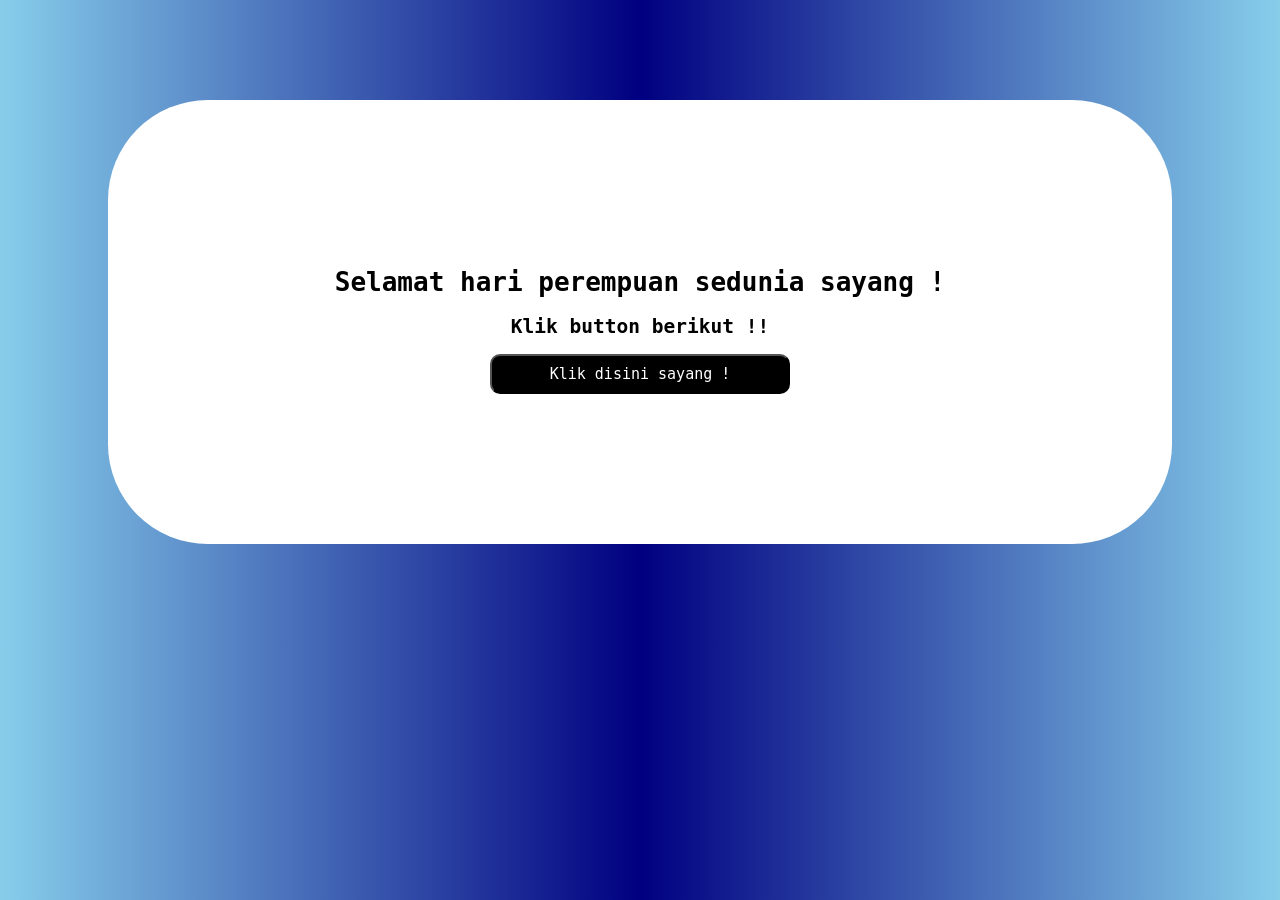
<file: ayang.html>
<!DOCTYPE html>
<html lang="en">
<head>
    <meta charset="UTF-8">
    <meta http-equiv="X-UA-Compatible" content="IE=edge">
    <meta name="viewport" content="width=device-width, initial-scale=1.0">
    <title>Selamat perempuan seduni sayang!</title>
    <script type="text/javascript">
        function sayang() {            
        alert (`Halooo cintaa !!`)
        alert (`isi data data berikut ini yaa !`)

        let nama = prompt('isi nama kamu disini yaa !!')
        let usia = prompt('usia kamu sekarang berapa ??')
        let tinggiBadan = prompt('tinggi kamu berapa?')
        let beratBadan = prompt('Berat badan kamu berapa??')

        alert (`ini adalah data ayang sebagai berikut \n nama kamu : ${nama} \n usia kamu adalah : ${usia} \n tinggi badan kamu adalah : ${tinggiBadan} \n berat bedan kamu adalah : ${beratBadan}`)
        alert (`dari semua data kamu ituu sempurnaa semuaaa, i loveee youuu cintaa !!`)
        alert (`Halo ${nama} i love you every universe !`)
        alert (`Haloo ${nama} gimana kabarnya sayangg ?? baik lah yaaa`)
        alert (`Selamat hari perempuan sedunia yaa sayang, walaupun telat HAHA`)
        alert (`terimakasih udah ada di hidupku ya sayaaangg !`)
        alert (`maaf yaa sayangg , suka ninggalin kamu saat kamu kesepian hehe.`)
        }

    </script>
    <style type="text/css">
        body {
            background-image: linear-gradient(to left, skyblue, #000080, skyblue);
            font-family: monospace;
        }

        button {
            font-size: 15px;
            width: 300px;
            height: 40px;
            font-family: monospace;
            background-color: black;
            color: white;
            border-radius: 10px;
        }

        .card {
            display: flex;
            justify-content: center;
            justify-items: center;
            padding: 150px;
            margin: 100px;
            background-color: white;
            border-radius: 100px;
            text-align: center;
        }
    </style>
</head>
<body>
    <div class="card">
    <center>
        <h1>Selamat hari perempuan sedunia sayang !</h1>
        <h2>Klik button berikut !!</h2>
        <button onclick="sayang();">Klik disini sayang !</button>
    </center>
    </div>
</body>
</html>
</file>
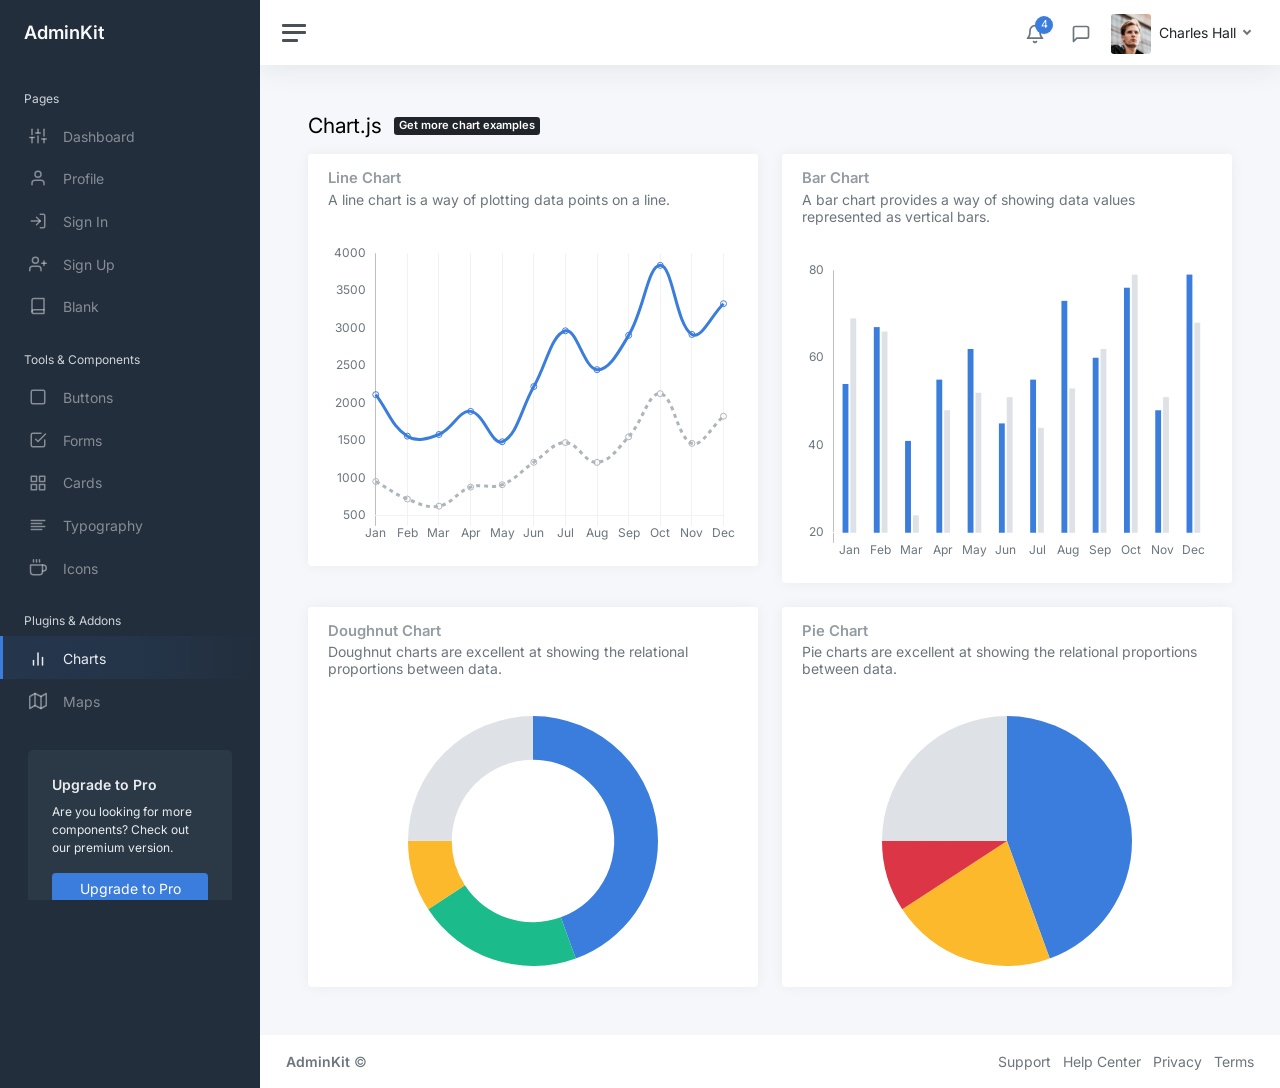
<file: charts-chartjs.html>
<!DOCTYPE html>
<html lang="en">

<head>
	<meta charset="utf-8">
	<meta http-equiv="X-UA-Compatible" content="IE=edge">
	<meta name="viewport" content="width=device-width, initial-scale=1, shrink-to-fit=no">
	<meta name="description" content="Responsive Admin &amp; Dashboard Template based on Bootstrap 5">
	<meta name="author" content="AdminKit">
	<meta name="keywords" content="adminkit, bootstrap, bootstrap 5, admin, dashboard, template, responsive, css, sass, html, theme, front-end, ui kit, web">

	<link rel="preconnect" href="https://fonts.gstatic.com">
	<link rel="shortcut icon" href="img/icons/icon-48x48.png" />

	<link rel="canonical" href="https://demo-basic.adminkit.io/charts-chartjs.html" />

	<title>Chart.js | AdminKit Demo</title>

	<link href="css/app.css" rel="stylesheet">
	<link href="https://fonts.googleapis.com/css2?family=Inter:wght@300;400;600&display=swap" rel="stylesheet">
</head>

<body>
	<div class="wrapper">
		<nav id="sidebar" class="sidebar js-sidebar">
			<div class="sidebar-content js-simplebar">
				<a class="sidebar-brand" href="index.html">
        <span class="align-middle">AdminKit</span>
        </a>

				<ul class="sidebar-nav">
					<li class="sidebar-header">
						Pages
					</li>

					<li class="sidebar-item">
						<a class="sidebar-link" href="index.html">
              <i class="align-middle" data-feather="sliders"></i> <span class="align-middle">Dashboard</span>
            </a>
					</li>

					<li class="sidebar-item">
						<a class="sidebar-link" href="pages-profile.html">
              <i class="align-middle" data-feather="user"></i> <span class="align-middle">Profile</span>
            </a>
					</li>

					<li class="sidebar-item">
						<a class="sidebar-link" href="pages-sign-in.html">
              <i class="align-middle" data-feather="log-in"></i> <span class="align-middle">Sign In</span>
            </a>
					</li>

					<li class="sidebar-item">
						<a class="sidebar-link" href="pages-sign-up.html">
              <i class="align-middle" data-feather="user-plus"></i> <span class="align-middle">Sign Up</span>
            </a>
					</li>

					<li class="sidebar-item">
						<a class="sidebar-link" href="pages-blank.html">
              <i class="align-middle" data-feather="book"></i> <span class="align-middle">Blank</span>
            </a>
					</li>

					<li class="sidebar-header">
						Tools & Components
					</li>

					<li class="sidebar-item">
						<a class="sidebar-link" href="ui-buttons.html">
              <i class="align-middle" data-feather="square"></i> <span class="align-middle">Buttons</span>
            </a>
					</li>

					<li class="sidebar-item">
						<a class="sidebar-link" href="ui-forms.html">
              <i class="align-middle" data-feather="check-square"></i> <span class="align-middle">Forms</span>
            </a>
					</li>

					<li class="sidebar-item">
						<a class="sidebar-link" href="ui-cards.html">
              <i class="align-middle" data-feather="grid"></i> <span class="align-middle">Cards</span>
            </a>
					</li>

					<li class="sidebar-item">
						<a class="sidebar-link" href="ui-typography.html">
              <i class="align-middle" data-feather="align-left"></i> <span class="align-middle">Typography</span>
            </a>
					</li>

					<li class="sidebar-item">
						<a class="sidebar-link" href="icons-feather.html">
              <i class="align-middle" data-feather="coffee"></i> <span class="align-middle">Icons</span>
            </a>
					</li>

					<li class="sidebar-header">
						Plugins & Addons
					</li>

					<li class="sidebar-item active">
						<a class="sidebar-link" href="charts-chartjs.html">
              <i class="align-middle" data-feather="bar-chart-2"></i> <span class="align-middle">Charts</span>
            </a>
					</li>

					<li class="sidebar-item">
						<a class="sidebar-link" href="maps-google.html">
              <i class="align-middle" data-feather="map"></i> <span class="align-middle">Maps</span>
            </a>
					</li>
				</ul>

				<div class="sidebar-cta">
					<div class="sidebar-cta-content">
						<strong class="d-inline-block mb-2">Upgrade to Pro</strong>
						<div class="mb-3 text-sm">
							Are you looking for more components? Check out our premium version.
						</div>
						<div class="d-grid">
							<a href="upgrade-to-pro.html" class="btn btn-primary">Upgrade to Pro</a>
						</div>
					</div>
				</div>
			</div>
		</nav>

		<div class="main">
			<nav class="navbar navbar-expand navbar-light navbar-bg">
				<a class="sidebar-toggle js-sidebar-toggle">
          <i class="hamburger align-self-center"></i>
        </a>

				<div class="navbar-collapse collapse">
					<ul class="navbar-nav navbar-align">
						<li class="nav-item dropdown">
							<a class="nav-icon dropdown-toggle" href="#" id="alertsDropdown" data-bs-toggle="dropdown">
								<div class="position-relative">
									<i class="align-middle" data-feather="bell"></i>
									<span class="indicator">4</span>
								</div>
							</a>
							<div class="dropdown-menu dropdown-menu-lg dropdown-menu-end py-0" aria-labelledby="alertsDropdown">
								<div class="dropdown-menu-header">
									4 New Notifications
								</div>
								<div class="list-group">
									<a href="#" class="list-group-item">
										<div class="row g-0 align-items-center">
											<div class="col-2">
												<i class="text-danger" data-feather="alert-circle"></i>
											</div>
											<div class="col-10">
												<div class="text-dark">Update completed</div>
												<div class="text-muted small mt-1">Restart server 12 to complete the update.</div>
												<div class="text-muted small mt-1">30m ago</div>
											</div>
										</div>
									</a>
									<a href="#" class="list-group-item">
										<div class="row g-0 align-items-center">
											<div class="col-2">
												<i class="text-warning" data-feather="bell"></i>
											</div>
											<div class="col-10">
												<div class="text-dark">Lorem ipsum</div>
												<div class="text-muted small mt-1">Aliquam ex eros, imperdiet vulputate hendrerit et.</div>
												<div class="text-muted small mt-1">2h ago</div>
											</div>
										</div>
									</a>
									<a href="#" class="list-group-item">
										<div class="row g-0 align-items-center">
											<div class="col-2">
												<i class="text-primary" data-feather="home"></i>
											</div>
											<div class="col-10">
												<div class="text-dark">Login from 192.186.1.8</div>
												<div class="text-muted small mt-1">5h ago</div>
											</div>
										</div>
									</a>
									<a href="#" class="list-group-item">
										<div class="row g-0 align-items-center">
											<div class="col-2">
												<i class="text-success" data-feather="user-plus"></i>
											</div>
											<div class="col-10">
												<div class="text-dark">New connection</div>
												<div class="text-muted small mt-1">Christina accepted your request.</div>
												<div class="text-muted small mt-1">14h ago</div>
											</div>
										</div>
									</a>
								</div>
								<div class="dropdown-menu-footer">
									<a href="#" class="text-muted">Show all notifications</a>
								</div>
							</div>
						</li>
						<li class="nav-item dropdown">
							<a class="nav-icon dropdown-toggle" href="#" id="messagesDropdown" data-bs-toggle="dropdown">
								<div class="position-relative">
									<i class="align-middle" data-feather="message-square"></i>
								</div>
							</a>
							<div class="dropdown-menu dropdown-menu-lg dropdown-menu-end py-0" aria-labelledby="messagesDropdown">
								<div class="dropdown-menu-header">
									<div class="position-relative">
										4 New Messages
									</div>
								</div>
								<div class="list-group">
									<a href="#" class="list-group-item">
										<div class="row g-0 align-items-center">
											<div class="col-2">
												<img src="img/avatars/avatar-5.jpg" class="avatar img-fluid rounded-circle" alt="Vanessa Tucker">
											</div>
											<div class="col-10 ps-2">
												<div class="text-dark">Vanessa Tucker</div>
												<div class="text-muted small mt-1">Nam pretium turpis et arcu. Duis arcu tortor.</div>
												<div class="text-muted small mt-1">15m ago</div>
											</div>
										</div>
									</a>
									<a href="#" class="list-group-item">
										<div class="row g-0 align-items-center">
											<div class="col-2">
												<img src="img/avatars/avatar-2.jpg" class="avatar img-fluid rounded-circle" alt="William Harris">
											</div>
											<div class="col-10 ps-2">
												<div class="text-dark">William Harris</div>
												<div class="text-muted small mt-1">Curabitur ligula sapien euismod vitae.</div>
												<div class="text-muted small mt-1">2h ago</div>
											</div>
										</div>
									</a>
									<a href="#" class="list-group-item">
										<div class="row g-0 align-items-center">
											<div class="col-2">
												<img src="img/avatars/avatar-4.jpg" class="avatar img-fluid rounded-circle" alt="Christina Mason">
											</div>
											<div class="col-10 ps-2">
												<div class="text-dark">Christina Mason</div>
												<div class="text-muted small mt-1">Pellentesque auctor neque nec urna.</div>
												<div class="text-muted small mt-1">4h ago</div>
											</div>
										</div>
									</a>
									<a href="#" class="list-group-item">
										<div class="row g-0 align-items-center">
											<div class="col-2">
												<img src="img/avatars/avatar-3.jpg" class="avatar img-fluid rounded-circle" alt="Sharon Lessman">
											</div>
											<div class="col-10 ps-2">
												<div class="text-dark">Sharon Lessman</div>
												<div class="text-muted small mt-1">Aenean tellus metus, bibendum sed, posuere ac, mattis non.</div>
												<div class="text-muted small mt-1">5h ago</div>
											</div>
										</div>
									</a>
								</div>
								<div class="dropdown-menu-footer">
									<a href="#" class="text-muted">Show all messages</a>
								</div>
							</div>
						</li>
						<li class="nav-item dropdown">
							<a class="nav-icon dropdown-toggle d-inline-block d-sm-none" href="#" data-bs-toggle="dropdown">
                <i class="align-middle" data-feather="settings"></i>
              </a>

							<a class="nav-link dropdown-toggle d-none d-sm-inline-block" href="#" data-bs-toggle="dropdown">
                <img src="img/avatars/avatar.jpg" class="avatar img-fluid rounded me-1" alt="Charles Hall" /> <span class="text-dark">Charles Hall</span>
              </a>
							<div class="dropdown-menu dropdown-menu-end">
								<a class="dropdown-item" href="pages-profile.html"><i class="align-middle me-1" data-feather="user"></i> Profile</a>
								<a class="dropdown-item" href="#"><i class="align-middle me-1" data-feather="pie-chart"></i> Analytics</a>
								<div class="dropdown-divider"></div>
								<a class="dropdown-item" href="index.html"><i class="align-middle me-1" data-feather="settings"></i> Settings & Privacy</a>
								<a class="dropdown-item" href="#"><i class="align-middle me-1" data-feather="help-circle"></i> Help Center</a>
								<div class="dropdown-divider"></div>
								<a class="dropdown-item" href="#">Log out</a>
							</div>
						</li>
					</ul>
				</div>
			</nav>

			<main class="content">
				<div class="container-fluid p-0">

					<div class="mb-3">
						<h1 class="h3 d-inline align-middle">Chart.js</h1>
						<a class="badge bg-dark text-white ms-2" href="upgrade-to-pro.html">
      Get more chart examples
  </a>
					</div>
					<div class="row">
						<div class="col-12 col-lg-6">
							<div class="card flex-fill w-100">
								<div class="card-header">
									<h5 class="card-title">Line Chart</h5>
									<h6 class="card-subtitle text-muted">A line chart is a way of plotting data points on a line.</h6>
								</div>
								<div class="card-body">
									<div class="chart">
										<canvas id="chartjs-line"></canvas>
									</div>
								</div>
							</div>
						</div>

						<div class="col-12 col-lg-6">
							<div class="card">
								<div class="card-header">
									<h5 class="card-title">Bar Chart</h5>
									<h6 class="card-subtitle text-muted">A bar chart provides a way of showing data values represented as vertical bars.</h6>
								</div>
								<div class="card-body">
									<div class="chart">
										<canvas id="chartjs-bar"></canvas>
									</div>
								</div>
							</div>
						</div>

						<div class="col-12 col-lg-6">
							<div class="card">
								<div class="card-header">
									<h5 class="card-title">Doughnut Chart</h5>
									<h6 class="card-subtitle text-muted">Doughnut charts are excellent at showing the relational proportions between data.</h6>
								</div>
								<div class="card-body">
									<div class="chart chart-sm">
										<canvas id="chartjs-doughnut"></canvas>
									</div>
								</div>
							</div>
						</div>

						<div class="col-12 col-lg-6">
							<div class="card">
								<div class="card-header">
									<h5 class="card-title">Pie Chart</h5>
									<h6 class="card-subtitle text-muted">Pie charts are excellent at showing the relational proportions between data.</h6>
								</div>
								<div class="card-body">
									<div class="chart chart-sm">
										<canvas id="chartjs-pie"></canvas>
									</div>
								</div>
							</div>
						</div>
					</div>

				</div>
			</main>

			<footer class="footer">
				<div class="container-fluid">
					<div class="row text-muted">
						<div class="col-6 text-start">
							<p class="mb-0">
								<a class="text-muted" href="https://adminkit.io/" target="_blank"><strong>AdminKit</strong></a> &copy;
							</p>
						</div>
						<div class="col-6 text-end">
							<ul class="list-inline">
								<li class="list-inline-item">
									<a class="text-muted" href="https://adminkit.io/" target="_blank">Support</a>
								</li>
								<li class="list-inline-item">
									<a class="text-muted" href="https://adminkit.io/" target="_blank">Help Center</a>
								</li>
								<li class="list-inline-item">
									<a class="text-muted" href="https://adminkit.io/" target="_blank">Privacy</a>
								</li>
								<li class="list-inline-item">
									<a class="text-muted" href="https://adminkit.io/" target="_blank">Terms</a>
								</li>
							</ul>
						</div>
					</div>
				</div>
			</footer>
		</div>
	</div>

	<script src="js/app.js"></script>

	<script>
		document.addEventListener("DOMContentLoaded", function() {
			// Line chart
			new Chart(document.getElementById("chartjs-line"), {
				type: "line",
				data: {
					labels: ["Jan", "Feb", "Mar", "Apr", "May", "Jun", "Jul", "Aug", "Sep", "Oct", "Nov", "Dec"],
					datasets: [{
						label: "Sales ($)",
						fill: true,
						backgroundColor: "transparent",
						borderColor: window.theme.primary,
						data: [2115, 1562, 1584, 1892, 1487, 2223, 2966, 2448, 2905, 3838, 2917, 3327]
					}, {
						label: "Orders",
						fill: true,
						backgroundColor: "transparent",
						borderColor: "#adb5bd",
						borderDash: [4, 4],
						data: [958, 724, 629, 883, 915, 1214, 1476, 1212, 1554, 2128, 1466, 1827]
					}]
				},
				options: {
					maintainAspectRatio: false,
					legend: {
						display: false
					},
					tooltips: {
						intersect: false
					},
					hover: {
						intersect: true
					},
					plugins: {
						filler: {
							propagate: false
						}
					},
					scales: {
						xAxes: [{
							reverse: true,
							gridLines: {
								color: "rgba(0,0,0,0.05)"
							}
						}],
						yAxes: [{
							ticks: {
								stepSize: 500
							},
							display: true,
							borderDash: [5, 5],
							gridLines: {
								color: "rgba(0,0,0,0)",
								fontColor: "#fff"
							}
						}]
					}
				}
			});
		});
	</script>
	<script>
		document.addEventListener("DOMContentLoaded", function() {
			// Bar chart
			new Chart(document.getElementById("chartjs-bar"), {
				type: "bar",
				data: {
					labels: ["Jan", "Feb", "Mar", "Apr", "May", "Jun", "Jul", "Aug", "Sep", "Oct", "Nov", "Dec"],
					datasets: [{
						label: "Last year",
						backgroundColor: window.theme.primary,
						borderColor: window.theme.primary,
						hoverBackgroundColor: window.theme.primary,
						hoverBorderColor: window.theme.primary,
						data: [54, 67, 41, 55, 62, 45, 55, 73, 60, 76, 48, 79],
						barPercentage: .75,
						categoryPercentage: .5
					}, {
						label: "This year",
						backgroundColor: "#dee2e6",
						borderColor: "#dee2e6",
						hoverBackgroundColor: "#dee2e6",
						hoverBorderColor: "#dee2e6",
						data: [69, 66, 24, 48, 52, 51, 44, 53, 62, 79, 51, 68],
						barPercentage: .75,
						categoryPercentage: .5
					}]
				},
				options: {
					maintainAspectRatio: false,
					legend: {
						display: false
					},
					scales: {
						yAxes: [{
							gridLines: {
								display: false
							},
							stacked: false,
							ticks: {
								stepSize: 20
							}
						}],
						xAxes: [{
							stacked: false,
							gridLines: {
								color: "transparent"
							}
						}]
					}
				}
			});
		});
	</script>
	<script>
		document.addEventListener("DOMContentLoaded", function() {
			// Doughnut chart
			new Chart(document.getElementById("chartjs-doughnut"), {
				type: "doughnut",
				data: {
					labels: ["Social", "Search Engines", "Direct", "Other"],
					datasets: [{
						data: [260, 125, 54, 146],
						backgroundColor: [
							window.theme.primary,
							window.theme.success,
							window.theme.warning,
							"#dee2e6"
						],
						borderColor: "transparent"
					}]
				},
				options: {
					maintainAspectRatio: false,
					cutoutPercentage: 65,
					legend: {
						display: false
					}
				}
			});
		});
	</script>
	<script>
		document.addEventListener("DOMContentLoaded", function() {
			// Pie chart
			new Chart(document.getElementById("chartjs-pie"), {
				type: "pie",
				data: {
					labels: ["Social", "Search Engines", "Direct", "Other"],
					datasets: [{
						data: [260, 125, 54, 146],
						backgroundColor: [
							window.theme.primary,
							window.theme.warning,
							window.theme.danger,
							"#dee2e6"
						],
						borderColor: "transparent"
					}]
				},
				options: {
					maintainAspectRatio: false,
					legend: {
						display: false
					}
				}
			});
		});
	</script>
	<script>
		document.addEventListener("DOMContentLoaded", function() {
			// Radar chart
			new Chart(document.getElementById("chartjs-radar"), {
				type: "radar",
				data: {
					labels: ["Speed", "Reliability", "Comfort", "Safety", "Efficiency"],
					datasets: [{
						label: "Model X",
						backgroundColor: "rgba(0, 123, 255, 0.2)",
						borderColor: window.theme.primary,
						pointBackgroundColor: window.theme.primary,
						pointBorderColor: "#fff",
						pointHoverBackgroundColor: "#fff",
						pointHoverBorderColor: window.theme.primary,
						data: [70, 53, 82, 60, 33]
					}, {
						label: "Model S",
						backgroundColor: "rgba(220, 53, 69, 0.2)",
						borderColor: window.theme.danger,
						pointBackgroundColor: window.theme.danger,
						pointBorderColor: "#fff",
						pointHoverBackgroundColor: "#fff",
						pointHoverBorderColor: window.theme.danger,
						data: [35, 38, 65, 85, 84]
					}]
				},
				options: {
					maintainAspectRatio: false
				}
			});
		});
	</script>
	<script>
		document.addEventListener("DOMContentLoaded", function() {
			// Polar Area chart
			new Chart(document.getElementById("chartjs-polar-area"), {
				type: "polarArea",
				data: {
					labels: ["Speed", "Reliability", "Comfort", "Safety", "Efficiency"],
					datasets: [{
						label: "Model S",
						data: [35, 38, 65, 70, 24],
						backgroundColor: [
							window.theme.primary,
							window.theme.success,
							window.theme.danger,
							window.theme.warning,
							window.theme.info
						]
					}]
				},
				options: {
					maintainAspectRatio: false
				}
			});
		});
	</script>

</body>

</html>
</file>
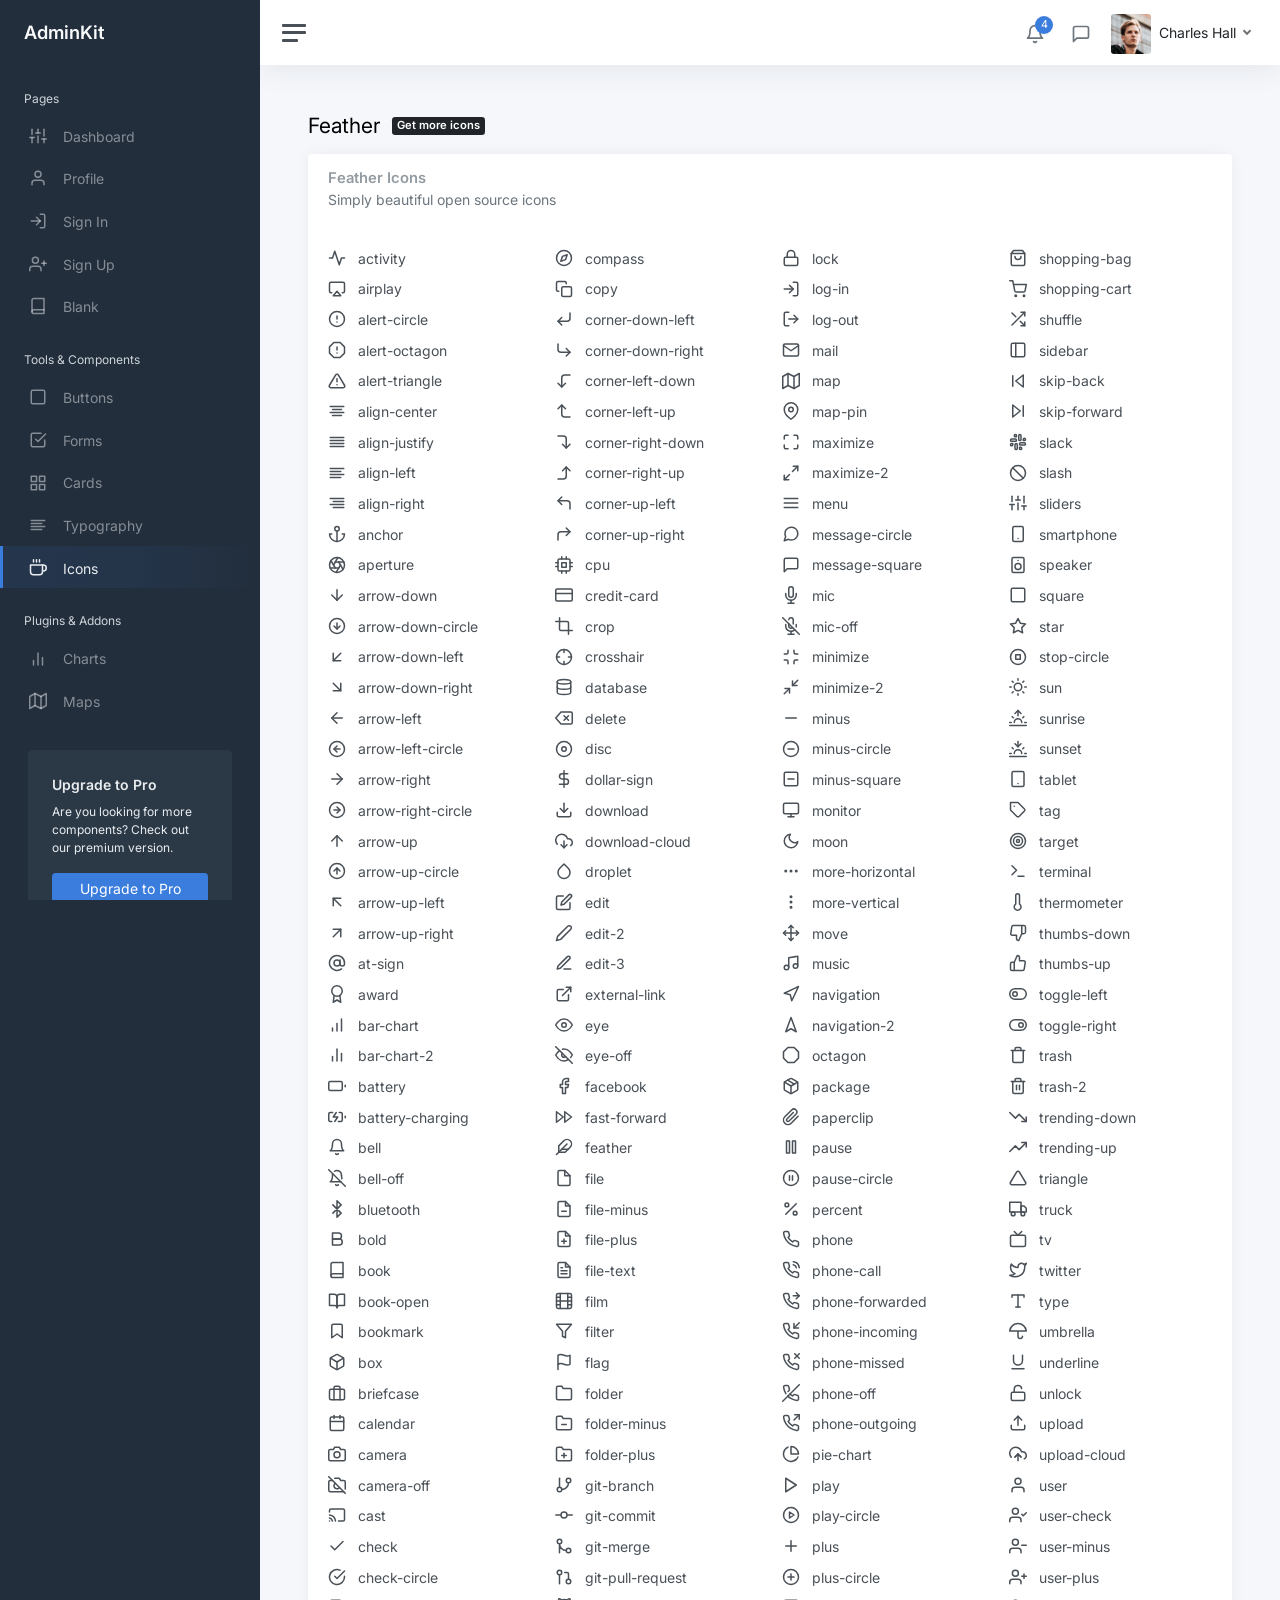
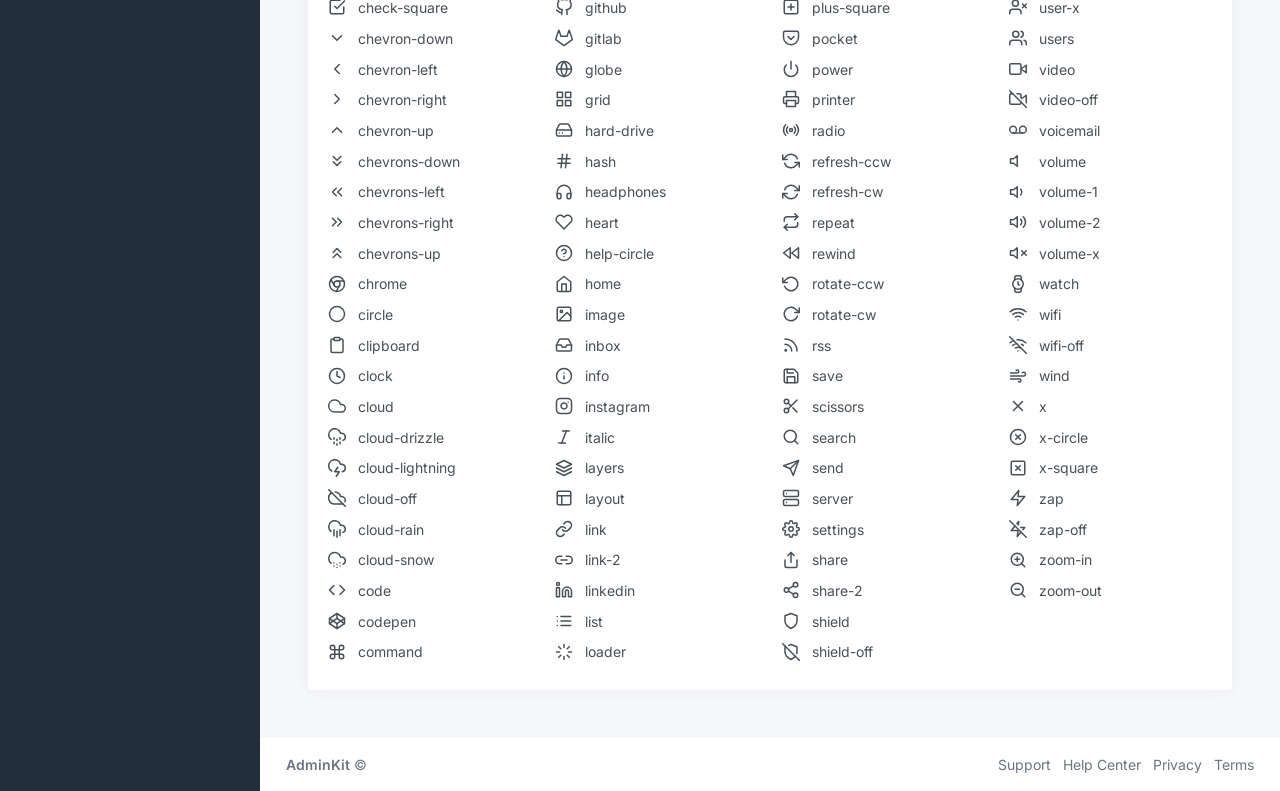
<file: icons-feather.html>
<!DOCTYPE html>
<html lang="en">

<head>
	<meta charset="utf-8">
	<meta http-equiv="X-UA-Compatible" content="IE=edge">
	<meta name="viewport" content="width=device-width, initial-scale=1, shrink-to-fit=no">
	<meta name="description" content="Responsive Admin &amp; Dashboard Template based on Bootstrap 5">
	<meta name="author" content="AdminKit">
	<meta name="keywords" content="adminkit, bootstrap, bootstrap 5, admin, dashboard, template, responsive, css, sass, html, theme, front-end, ui kit, web">

	<link rel="preconnect" href="https://fonts.gstatic.com">
	<link rel="shortcut icon" href="img/icons/icon-48x48.png" />

	<link rel="canonical" href="https://demo-basic.adminkit.io/icons-feather.html" />

	<title>Feather | AdminKit Demo</title>

	<link href="css/app.css" rel="stylesheet">
	<link href="https://fonts.googleapis.com/css2?family=Inter:wght@300;400;600&display=swap" rel="stylesheet">
</head>

<body>
	<div class="wrapper">
		<nav id="sidebar" class="sidebar js-sidebar">
			<div class="sidebar-content js-simplebar">
				<a class="sidebar-brand" href="index.html">
          <span class="align-middle">AdminKit</span>
        </a>

				<ul class="sidebar-nav">
					<li class="sidebar-header">
						Pages
					</li>

					<li class="sidebar-item">
						<a class="sidebar-link" href="index.html">
              <i class="align-middle" data-feather="sliders"></i> <span class="align-middle">Dashboard</span>
            </a>
					</li>

					<li class="sidebar-item">
						<a class="sidebar-link" href="pages-profile.html">
              <i class="align-middle" data-feather="user"></i> <span class="align-middle">Profile</span>
            </a>
					</li>

					<li class="sidebar-item">
						<a class="sidebar-link" href="pages-sign-in.html">
              <i class="align-middle" data-feather="log-in"></i> <span class="align-middle">Sign In</span>
            </a>
					</li>

					<li class="sidebar-item">
						<a class="sidebar-link" href="pages-sign-up.html">
              <i class="align-middle" data-feather="user-plus"></i> <span class="align-middle">Sign Up</span>
            </a>
					</li>

					<li class="sidebar-item">
						<a class="sidebar-link" href="pages-blank.html">
              <i class="align-middle" data-feather="book"></i> <span class="align-middle">Blank</span>
            </a>
					</li>

					<li class="sidebar-header">
						Tools & Components
					</li>

					<li class="sidebar-item">
						<a class="sidebar-link" href="ui-buttons.html">
              <i class="align-middle" data-feather="square"></i> <span class="align-middle">Buttons</span>
            </a>
					</li>

					<li class="sidebar-item">
						<a class="sidebar-link" href="ui-forms.html">
              <i class="align-middle" data-feather="check-square"></i> <span class="align-middle">Forms</span>
            </a>
					</li>

					<li class="sidebar-item">
						<a class="sidebar-link" href="ui-cards.html">
              <i class="align-middle" data-feather="grid"></i> <span class="align-middle">Cards</span>
            </a>
					</li>

					<li class="sidebar-item">
						<a class="sidebar-link" href="ui-typography.html">
              <i class="align-middle" data-feather="align-left"></i> <span class="align-middle">Typography</span>
            </a>
					</li>

					<li class="sidebar-item active">
						<a class="sidebar-link" href="icons-feather.html">
              <i class="align-middle" data-feather="coffee"></i> <span class="align-middle">Icons</span>
            </a>
					</li>

					<li class="sidebar-header">
						Plugins & Addons
					</li>

					<li class="sidebar-item">
						<a class="sidebar-link" href="charts-chartjs.html">
              <i class="align-middle" data-feather="bar-chart-2"></i> <span class="align-middle">Charts</span>
            </a>
					</li>

					<li class="sidebar-item">
						<a class="sidebar-link" href="maps-google.html">
              <i class="align-middle" data-feather="map"></i> <span class="align-middle">Maps</span>
            </a>
					</li>
				</ul>

				<div class="sidebar-cta">
					<div class="sidebar-cta-content">
						<strong class="d-inline-block mb-2">Upgrade to Pro</strong>
						<div class="mb-3 text-sm">
							Are you looking for more components? Check out our premium version.
						</div>
						<div class="d-grid">
							<a href="upgrade-to-pro.html" class="btn btn-primary">Upgrade to Pro</a>
						</div>
					</div>
				</div>
			</div>
		</nav>

		<div class="main">
			<nav class="navbar navbar-expand navbar-light navbar-bg">
				<a class="sidebar-toggle js-sidebar-toggle">
          <i class="hamburger align-self-center"></i>
        </a>

				<div class="navbar-collapse collapse">
					<ul class="navbar-nav navbar-align">
						<li class="nav-item dropdown">
							<a class="nav-icon dropdown-toggle" href="#" id="alertsDropdown" data-bs-toggle="dropdown">
								<div class="position-relative">
									<i class="align-middle" data-feather="bell"></i>
									<span class="indicator">4</span>
								</div>
							</a>
							<div class="dropdown-menu dropdown-menu-lg dropdown-menu-end py-0" aria-labelledby="alertsDropdown">
								<div class="dropdown-menu-header">
									4 New Notifications
								</div>
								<div class="list-group">
									<a href="#" class="list-group-item">
										<div class="row g-0 align-items-center">
											<div class="col-2">
												<i class="text-danger" data-feather="alert-circle"></i>
											</div>
											<div class="col-10">
												<div class="text-dark">Update completed</div>
												<div class="text-muted small mt-1">Restart server 12 to complete the update.</div>
												<div class="text-muted small mt-1">30m ago</div>
											</div>
										</div>
									</a>
									<a href="#" class="list-group-item">
										<div class="row g-0 align-items-center">
											<div class="col-2">
												<i class="text-warning" data-feather="bell"></i>
											</div>
											<div class="col-10">
												<div class="text-dark">Lorem ipsum</div>
												<div class="text-muted small mt-1">Aliquam ex eros, imperdiet vulputate hendrerit et.</div>
												<div class="text-muted small mt-1">2h ago</div>
											</div>
										</div>
									</a>
									<a href="#" class="list-group-item">
										<div class="row g-0 align-items-center">
											<div class="col-2">
												<i class="text-primary" data-feather="home"></i>
											</div>
											<div class="col-10">
												<div class="text-dark">Login from 192.186.1.8</div>
												<div class="text-muted small mt-1">5h ago</div>
											</div>
										</div>
									</a>
									<a href="#" class="list-group-item">
										<div class="row g-0 align-items-center">
											<div class="col-2">
												<i class="text-success" data-feather="user-plus"></i>
											</div>
											<div class="col-10">
												<div class="text-dark">New connection</div>
												<div class="text-muted small mt-1">Christina accepted your request.</div>
												<div class="text-muted small mt-1">14h ago</div>
											</div>
										</div>
									</a>
								</div>
								<div class="dropdown-menu-footer">
									<a href="#" class="text-muted">Show all notifications</a>
								</div>
							</div>
						</li>
						<li class="nav-item dropdown">
							<a class="nav-icon dropdown-toggle" href="#" id="messagesDropdown" data-bs-toggle="dropdown">
								<div class="position-relative">
									<i class="align-middle" data-feather="message-square"></i>
								</div>
							</a>
							<div class="dropdown-menu dropdown-menu-lg dropdown-menu-end py-0" aria-labelledby="messagesDropdown">
								<div class="dropdown-menu-header">
									<div class="position-relative">
										4 New Messages
									</div>
								</div>
								<div class="list-group">
									<a href="#" class="list-group-item">
										<div class="row g-0 align-items-center">
											<div class="col-2">
												<img src="img/avatars/avatar-5.jpg" class="avatar img-fluid rounded-circle" alt="Vanessa Tucker">
											</div>
											<div class="col-10 ps-2">
												<div class="text-dark">Vanessa Tucker</div>
												<div class="text-muted small mt-1">Nam pretium turpis et arcu. Duis arcu tortor.</div>
												<div class="text-muted small mt-1">15m ago</div>
											</div>
										</div>
									</a>
									<a href="#" class="list-group-item">
										<div class="row g-0 align-items-center">
											<div class="col-2">
												<img src="img/avatars/avatar-2.jpg" class="avatar img-fluid rounded-circle" alt="William Harris">
											</div>
											<div class="col-10 ps-2">
												<div class="text-dark">William Harris</div>
												<div class="text-muted small mt-1">Curabitur ligula sapien euismod vitae.</div>
												<div class="text-muted small mt-1">2h ago</div>
											</div>
										</div>
									</a>
									<a href="#" class="list-group-item">
										<div class="row g-0 align-items-center">
											<div class="col-2">
												<img src="img/avatars/avatar-4.jpg" class="avatar img-fluid rounded-circle" alt="Christina Mason">
											</div>
											<div class="col-10 ps-2">
												<div class="text-dark">Christina Mason</div>
												<div class="text-muted small mt-1">Pellentesque auctor neque nec urna.</div>
												<div class="text-muted small mt-1">4h ago</div>
											</div>
										</div>
									</a>
									<a href="#" class="list-group-item">
										<div class="row g-0 align-items-center">
											<div class="col-2">
												<img src="img/avatars/avatar-3.jpg" class="avatar img-fluid rounded-circle" alt="Sharon Lessman">
											</div>
											<div class="col-10 ps-2">
												<div class="text-dark">Sharon Lessman</div>
												<div class="text-muted small mt-1">Aenean tellus metus, bibendum sed, posuere ac, mattis non.</div>
												<div class="text-muted small mt-1">5h ago</div>
											</div>
										</div>
									</a>
								</div>
								<div class="dropdown-menu-footer">
									<a href="#" class="text-muted">Show all messages</a>
								</div>
							</div>
						</li>
						<li class="nav-item dropdown">
							<a class="nav-icon dropdown-toggle d-inline-block d-sm-none" href="#" data-bs-toggle="dropdown">
                <i class="align-middle" data-feather="settings"></i>
              </a>

							<a class="nav-link dropdown-toggle d-none d-sm-inline-block" href="#" data-bs-toggle="dropdown">
                <img src="img/avatars/avatar.jpg" class="avatar img-fluid rounded me-1" alt="Charles Hall" /> <span class="text-dark">Charles Hall</span>
              </a>
							<div class="dropdown-menu dropdown-menu-end">
								<a class="dropdown-item" href="pages-profile.html"><i class="align-middle me-1" data-feather="user"></i> Profile</a>
								<a class="dropdown-item" href="#"><i class="align-middle me-1" data-feather="pie-chart"></i> Analytics</a>
								<div class="dropdown-divider"></div>
								<a class="dropdown-item" href="index.html"><i class="align-middle me-1" data-feather="settings"></i> Settings & Privacy</a>
								<a class="dropdown-item" href="#"><i class="align-middle me-1" data-feather="help-circle"></i> Help Center</a>
								<div class="dropdown-divider"></div>
								<a class="dropdown-item" href="#">Log out</a>
							</div>
						</li>
					</ul>
				</div>
			</nav>

			<main class="content">
				<div class="container-fluid p-0">

					<div class="mb-3">
						<h1 class="h3 d-inline align-middle">Feather</h1>
						<a class="badge bg-dark text-white ms-2" href="upgrade-to-pro.html">
      Get more icons
  </a>
					</div>
					<div class="card">
						<div class="card-header">
							<h3 class="card-title">Feather Icons</h3>
							<h6 class="card-subtitle text-muted">Simply beautiful open source icons</h6>
						</div>
						<div class="card-body">
							<div class="row">
								<div class="col-12 col-md-6 col-lg-3">
									<div class="mb-2">
										<i class="align-middle me-2" data-feather="activity"></i> <span class="align-middle">activity</span>
									</div>
									<div class="mb-2">
										<i class="align-middle me-2" data-feather="airplay"></i> <span class="align-middle">airplay</span>
									</div>
									<div class="mb-2">
										<i class="align-middle me-2" data-feather="alert-circle"></i> <span class="align-middle">alert-circle</span>
									</div>
									<div class="mb-2">
										<i class="align-middle me-2" data-feather="alert-octagon"></i> <span class="align-middle">alert-octagon</span>
									</div>
									<div class="mb-2">
										<i class="align-middle me-2" data-feather="alert-triangle"></i> <span class="align-middle">alert-triangle</span>
									</div>
									<div class="mb-2">
										<i class="align-middle me-2" data-feather="align-center"></i> <span class="align-middle">align-center</span>
									</div>
									<div class="mb-2">
										<i class="align-middle me-2" data-feather="align-justify"></i> <span class="align-middle">align-justify</span>
									</div>
									<div class="mb-2">
										<i class="align-middle me-2" data-feather="align-left"></i> <span class="align-middle">align-left</span>
									</div>
									<div class="mb-2">
										<i class="align-middle me-2" data-feather="align-right"></i> <span class="align-middle">align-right</span>
									</div>
									<div class="mb-2">
										<i class="align-middle me-2" data-feather="anchor"></i> <span class="align-middle">anchor</span>
									</div>
									<div class="mb-2">
										<i class="align-middle me-2" data-feather="aperture"></i> <span class="align-middle">aperture</span>
									</div>
									<div class="mb-2">
										<i class="align-middle me-2" data-feather="arrow-down"></i> <span class="align-middle">arrow-down</span>
									</div>
									<div class="mb-2">
										<i class="align-middle me-2" data-feather="arrow-down-circle"></i> <span class="align-middle">arrow-down-circle</span>
									</div>
									<div class="mb-2">
										<i class="align-middle me-2" data-feather="arrow-down-left"></i> <span class="align-middle">arrow-down-left</span>
									</div>
									<div class="mb-2">
										<i class="align-middle me-2" data-feather="arrow-down-right"></i> <span class="align-middle">arrow-down-right</span>
									</div>
									<div class="mb-2">
										<i class="align-middle me-2" data-feather="arrow-left"></i> <span class="align-middle">arrow-left</span>
									</div>
									<div class="mb-2">
										<i class="align-middle me-2" data-feather="arrow-left-circle"></i> <span class="align-middle">arrow-left-circle</span>
									</div>
									<div class="mb-2">
										<i class="align-middle me-2" data-feather="arrow-right"></i> <span class="align-middle">arrow-right</span>
									</div>
									<div class="mb-2">
										<i class="align-middle me-2" data-feather="arrow-right-circle"></i> <span class="align-middle">arrow-right-circle</span>
									</div>
									<div class="mb-2">
										<i class="align-middle me-2" data-feather="arrow-up"></i> <span class="align-middle">arrow-up</span>
									</div>
									<div class="mb-2">
										<i class="align-middle me-2" data-feather="arrow-up-circle"></i> <span class="align-middle">arrow-up-circle</span>
									</div>
									<div class="mb-2">
										<i class="align-middle me-2" data-feather="arrow-up-left"></i> <span class="align-middle">arrow-up-left</span>
									</div>
									<div class="mb-2">
										<i class="align-middle me-2" data-feather="arrow-up-right"></i> <span class="align-middle">arrow-up-right</span>
									</div>
									<div class="mb-2">
										<i class="align-middle me-2" data-feather="at-sign"></i> <span class="align-middle">at-sign</span>
									</div>
									<div class="mb-2">
										<i class="align-middle me-2" data-feather="award"></i> <span class="align-middle">award</span>
									</div>
									<div class="mb-2">
										<i class="align-middle me-2" data-feather="bar-chart"></i> <span class="align-middle">bar-chart</span>
									</div>
									<div class="mb-2">
										<i class="align-middle me-2" data-feather="bar-chart-2"></i> <span class="align-middle">bar-chart-2</span>
									</div>
									<div class="mb-2">
										<i class="align-middle me-2" data-feather="battery"></i> <span class="align-middle">battery</span>
									</div>
									<div class="mb-2">
										<i class="align-middle me-2" data-feather="battery-charging"></i> <span class="align-middle">battery-charging</span>
									</div>
									<div class="mb-2">
										<i class="align-middle me-2" data-feather="bell"></i> <span class="align-middle">bell</span>
									</div>
									<div class="mb-2">
										<i class="align-middle me-2" data-feather="bell-off"></i> <span class="align-middle">bell-off</span>
									</div>
									<div class="mb-2">
										<i class="align-middle me-2" data-feather="bluetooth"></i> <span class="align-middle">bluetooth</span>
									</div>
									<div class="mb-2">
										<i class="align-middle me-2" data-feather="bold"></i> <span class="align-middle">bold</span>
									</div>
									<div class="mb-2">
										<i class="align-middle me-2" data-feather="book"></i> <span class="align-middle">book</span>
									</div>
									<div class="mb-2">
										<i class="align-middle me-2" data-feather="book-open"></i> <span class="align-middle">book-open</span>
									</div>
									<div class="mb-2">
										<i class="align-middle me-2" data-feather="bookmark"></i> <span class="align-middle">bookmark</span>
									</div>
									<div class="mb-2">
										<i class="align-middle me-2" data-feather="box"></i> <span class="align-middle">box</span>
									</div>
									<div class="mb-2">
										<i class="align-middle me-2" data-feather="briefcase"></i> <span class="align-middle">briefcase</span>
									</div>
									<div class="mb-2">
										<i class="align-middle me-2" data-feather="calendar"></i> <span class="align-middle">calendar</span>
									</div>
									<div class="mb-2">
										<i class="align-middle me-2" data-feather="camera"></i> <span class="align-middle">camera</span>
									</div>
									<div class="mb-2">
										<i class="align-middle me-2" data-feather="camera-off"></i> <span class="align-middle">camera-off</span>
									</div>
									<div class="mb-2">
										<i class="align-middle me-2" data-feather="cast"></i> <span class="align-middle">cast</span>
									</div>
									<div class="mb-2">
										<i class="align-middle me-2" data-feather="check"></i> <span class="align-middle">check</span>
									</div>
									<div class="mb-2">
										<i class="align-middle me-2" data-feather="check-circle"></i> <span class="align-middle">check-circle</span>
									</div>
									<div class="mb-2">
										<i class="align-middle me-2" data-feather="check-square"></i> <span class="align-middle">check-square</span>
									</div>
									<div class="mb-2">
										<i class="align-middle me-2" data-feather="chevron-down"></i> <span class="align-middle">chevron-down</span>
									</div>
									<div class="mb-2">
										<i class="align-middle me-2" data-feather="chevron-left"></i> <span class="align-middle">chevron-left</span>
									</div>
									<div class="mb-2">
										<i class="align-middle me-2" data-feather="chevron-right"></i> <span class="align-middle">chevron-right</span>
									</div>
									<div class="mb-2">
										<i class="align-middle me-2" data-feather="chevron-up"></i> <span class="align-middle">chevron-up</span>
									</div>
									<div class="mb-2">
										<i class="align-middle me-2" data-feather="chevrons-down"></i> <span class="align-middle">chevrons-down</span>
									</div>
									<div class="mb-2">
										<i class="align-middle me-2" data-feather="chevrons-left"></i> <span class="align-middle">chevrons-left</span>
									</div>
									<div class="mb-2">
										<i class="align-middle me-2" data-feather="chevrons-right"></i> <span class="align-middle">chevrons-right</span>
									</div>
									<div class="mb-2">
										<i class="align-middle me-2" data-feather="chevrons-up"></i> <span class="align-middle">chevrons-up</span>
									</div>
									<div class="mb-2">
										<i class="align-middle me-2" data-feather="chrome"></i> <span class="align-middle">chrome</span>
									</div>
									<div class="mb-2">
										<i class="align-middle me-2" data-feather="circle"></i> <span class="align-middle">circle</span>
									</div>
									<div class="mb-2">
										<i class="align-middle me-2" data-feather="clipboard"></i> <span class="align-middle">clipboard</span>
									</div>
									<div class="mb-2">
										<i class="align-middle me-2" data-feather="clock"></i> <span class="align-middle">clock</span>
									</div>
									<div class="mb-2">
										<i class="align-middle me-2" data-feather="cloud"></i> <span class="align-middle">cloud</span>
									</div>
									<div class="mb-2">
										<i class="align-middle me-2" data-feather="cloud-drizzle"></i> <span class="align-middle">cloud-drizzle</span>
									</div>
									<div class="mb-2">
										<i class="align-middle me-2" data-feather="cloud-lightning"></i> <span class="align-middle">cloud-lightning</span>
									</div>
									<div class="mb-2">
										<i class="align-middle me-2" data-feather="cloud-off"></i> <span class="align-middle">cloud-off</span>
									</div>
									<div class="mb-2">
										<i class="align-middle me-2" data-feather="cloud-rain"></i> <span class="align-middle">cloud-rain</span>
									</div>
									<div class="mb-2">
										<i class="align-middle me-2" data-feather="cloud-snow"></i> <span class="align-middle">cloud-snow</span>
									</div>
									<div class="mb-2">
										<i class="align-middle me-2" data-feather="code"></i> <span class="align-middle">code</span>
									</div>
									<div class="mb-2">
										<i class="align-middle me-2" data-feather="codepen"></i> <span class="align-middle">codepen</span>
									</div>
									<div class="mb-2">
										<i class="align-middle me-2" data-feather="command"></i> <span class="align-middle">command</span>
									</div>
								</div>
								<div class="col-12 col-md-6 col-lg-3">
									<div class="mb-2">
										<i class="align-middle me-2" data-feather="compass"></i> <span class="align-middle">compass</span>
									</div>
									<div class="mb-2">
										<i class="align-middle me-2" data-feather="copy"></i> <span class="align-middle">copy</span>
									</div>
									<div class="mb-2">
										<i class="align-middle me-2" data-feather="corner-down-left"></i> <span class="align-middle">corner-down-left</span>
									</div>
									<div class="mb-2">
										<i class="align-middle me-2" data-feather="corner-down-right"></i> <span class="align-middle">corner-down-right</span>
									</div>
									<div class="mb-2">
										<i class="align-middle me-2" data-feather="corner-left-down"></i> <span class="align-middle">corner-left-down</span>
									</div>
									<div class="mb-2">
										<i class="align-middle me-2" data-feather="corner-left-up"></i> <span class="align-middle">corner-left-up</span>
									</div>
									<div class="mb-2">
										<i class="align-middle me-2" data-feather="corner-right-down"></i> <span class="align-middle">corner-right-down</span>
									</div>
									<div class="mb-2">
										<i class="align-middle me-2" data-feather="corner-right-up"></i> <span class="align-middle">corner-right-up</span>
									</div>
									<div class="mb-2">
										<i class="align-middle me-2" data-feather="corner-up-left"></i> <span class="align-middle">corner-up-left</span>
									</div>
									<div class="mb-2">
										<i class="align-middle me-2" data-feather="corner-up-right"></i> <span class="align-middle">corner-up-right</span>
									</div>
									<div class="mb-2">
										<i class="align-middle me-2" data-feather="cpu"></i> <span class="align-middle">cpu</span>
									</div>
									<div class="mb-2">
										<i class="align-middle me-2" data-feather="credit-card"></i> <span class="align-middle">credit-card</span>
									</div>
									<div class="mb-2">
										<i class="align-middle me-2" data-feather="crop"></i> <span class="align-middle">crop</span>
									</div>
									<div class="mb-2">
										<i class="align-middle me-2" data-feather="crosshair"></i> <span class="align-middle">crosshair</span>
									</div>
									<div class="mb-2">
										<i class="align-middle me-2" data-feather="database"></i> <span class="align-middle">database</span>
									</div>
									<div class="mb-2">
										<i class="align-middle me-2" data-feather="delete"></i> <span class="align-middle">delete</span>
									</div>
									<div class="mb-2">
										<i class="align-middle me-2" data-feather="disc"></i> <span class="align-middle">disc</span>
									</div>
									<div class="mb-2">
										<i class="align-middle me-2" data-feather="dollar-sign"></i> <span class="align-middle">dollar-sign</span>
									</div>
									<div class="mb-2">
										<i class="align-middle me-2" data-feather="download"></i> <span class="align-middle">download</span>
									</div>
									<div class="mb-2">
										<i class="align-middle me-2" data-feather="download-cloud"></i> <span class="align-middle">download-cloud</span>
									</div>
									<div class="mb-2">
										<i class="align-middle me-2" data-feather="droplet"></i> <span class="align-middle">droplet</span>
									</div>
									<div class="mb-2">
										<i class="align-middle me-2" data-feather="edit"></i> <span class="align-middle">edit</span>
									</div>
									<div class="mb-2">
										<i class="align-middle me-2" data-feather="edit-2"></i> <span class="align-middle">edit-2</span>
									</div>
									<div class="mb-2">
										<i class="align-middle me-2" data-feather="edit-3"></i> <span class="align-middle">edit-3</span>
									</div>
									<div class="mb-2">
										<i class="align-middle me-2" data-feather="external-link"></i> <span class="align-middle">external-link</span>
									</div>
									<div class="mb-2">
										<i class="align-middle me-2" data-feather="eye"></i> <span class="align-middle">eye</span>
									</div>
									<div class="mb-2">
										<i class="align-middle me-2" data-feather="eye-off"></i> <span class="align-middle">eye-off</span>
									</div>
									<div class="mb-2">
										<i class="align-middle me-2" data-feather="facebook"></i> <span class="align-middle">facebook</span>
									</div>
									<div class="mb-2">
										<i class="align-middle me-2" data-feather="fast-forward"></i> <span class="align-middle">fast-forward</span>
									</div>
									<div class="mb-2">
										<i class="align-middle me-2" data-feather="feather"></i> <span class="align-middle">feather</span>
									</div>
									<div class="mb-2">
										<i class="align-middle me-2" data-feather="file"></i> <span class="align-middle">file</span>
									</div>
									<div class="mb-2">
										<i class="align-middle me-2" data-feather="file-minus"></i> <span class="align-middle">file-minus</span>
									</div>
									<div class="mb-2">
										<i class="align-middle me-2" data-feather="file-plus"></i> <span class="align-middle">file-plus</span>
									</div>
									<div class="mb-2">
										<i class="align-middle me-2" data-feather="file-text"></i> <span class="align-middle">file-text</span>
									</div>
									<div class="mb-2">
										<i class="align-middle me-2" data-feather="film"></i> <span class="align-middle">film</span>
									</div>
									<div class="mb-2">
										<i class="align-middle me-2" data-feather="filter"></i> <span class="align-middle">filter</span>
									</div>
									<div class="mb-2">
										<i class="align-middle me-2" data-feather="flag"></i> <span class="align-middle">flag</span>
									</div>
									<div class="mb-2">
										<i class="align-middle me-2" data-feather="folder"></i> <span class="align-middle">folder</span>
									</div>
									<div class="mb-2">
										<i class="align-middle me-2" data-feather="folder-minus"></i> <span class="align-middle">folder-minus</span>
									</div>
									<div class="mb-2">
										<i class="align-middle me-2" data-feather="folder-plus"></i> <span class="align-middle">folder-plus</span>
									</div>
									<div class="mb-2">
										<i class="align-middle me-2" data-feather="git-branch"></i> <span class="align-middle">git-branch</span>
									</div>
									<div class="mb-2">
										<i class="align-middle me-2" data-feather="git-commit"></i> <span class="align-middle">git-commit</span>
									</div>
									<div class="mb-2">
										<i class="align-middle me-2" data-feather="git-merge"></i> <span class="align-middle">git-merge</span>
									</div>
									<div class="mb-2">
										<i class="align-middle me-2" data-feather="git-pull-request"></i> <span class="align-middle">git-pull-request</span>
									</div>
									<div class="mb-2">
										<i class="align-middle me-2" data-feather="github"></i> <span class="align-middle">github</span>
									</div>
									<div class="mb-2">
										<i class="align-middle me-2" data-feather="gitlab"></i> <span class="align-middle">gitlab</span>
									</div>
									<div class="mb-2">
										<i class="align-middle me-2" data-feather="globe"></i> <span class="align-middle">globe</span>
									</div>
									<div class="mb-2">
										<i class="align-middle me-2" data-feather="grid"></i> <span class="align-middle">grid</span>
									</div>
									<div class="mb-2">
										<i class="align-middle me-2" data-feather="hard-drive"></i> <span class="align-middle">hard-drive</span>
									</div>
									<div class="mb-2">
										<i class="align-middle me-2" data-feather="hash"></i> <span class="align-middle">hash</span>
									</div>
									<div class="mb-2">
										<i class="align-middle me-2" data-feather="headphones"></i> <span class="align-middle">headphones</span>
									</div>
									<div class="mb-2">
										<i class="align-middle me-2" data-feather="heart"></i> <span class="align-middle">heart</span>
									</div>
									<div class="mb-2">
										<i class="align-middle me-2" data-feather="help-circle"></i> <span class="align-middle">help-circle</span>
									</div>
									<div class="mb-2">
										<i class="align-middle me-2" data-feather="home"></i> <span class="align-middle">home</span>
									</div>
									<div class="mb-2">
										<i class="align-middle me-2" data-feather="image"></i> <span class="align-middle">image</span>
									</div>
									<div class="mb-2">
										<i class="align-middle me-2" data-feather="inbox"></i> <span class="align-middle">inbox</span>
									</div>
									<div class="mb-2">
										<i class="align-middle me-2" data-feather="info"></i> <span class="align-middle">info</span>
									</div>
									<div class="mb-2">
										<i class="align-middle me-2" data-feather="instagram"></i> <span class="align-middle">instagram</span>
									</div>
									<div class="mb-2">
										<i class="align-middle me-2" data-feather="italic"></i> <span class="align-middle">italic</span>
									</div>
									<div class="mb-2">
										<i class="align-middle me-2" data-feather="layers"></i> <span class="align-middle">layers</span>
									</div>
									<div class="mb-2">
										<i class="align-middle me-2" data-feather="layout"></i> <span class="align-middle">layout</span>
									</div>
									<div class="mb-2">
										<i class="align-middle me-2" data-feather="link"></i> <span class="align-middle">link</span>
									</div>
									<div class="mb-2">
										<i class="align-middle me-2" data-feather="link-2"></i> <span class="align-middle">link-2</span>
									</div>
									<div class="mb-2">
										<i class="align-middle me-2" data-feather="linkedin"></i> <span class="align-middle">linkedin</span>
									</div>
									<div class="mb-2">
										<i class="align-middle me-2" data-feather="list"></i> <span class="align-middle">list</span>
									</div>
									<div class="mb-2">
										<i class="align-middle me-2" data-feather="loader"></i> <span class="align-middle">loader</span>
									</div>
								</div>
								<div class="col-12 col-md-6 col-lg-3">
									<div class="mb-2">
										<i class="align-middle me-2" data-feather="lock"></i> <span class="align-middle">lock</span>
									</div>
									<div class="mb-2">
										<i class="align-middle me-2" data-feather="log-in"></i> <span class="align-middle">log-in</span>
									</div>
									<div class="mb-2">
										<i class="align-middle me-2" data-feather="log-out"></i> <span class="align-middle">log-out</span>
									</div>
									<div class="mb-2">
										<i class="align-middle me-2" data-feather="mail"></i> <span class="align-middle">mail</span>
									</div>
									<div class="mb-2">
										<i class="align-middle me-2" data-feather="map"></i> <span class="align-middle">map</span>
									</div>
									<div class="mb-2">
										<i class="align-middle me-2" data-feather="map-pin"></i> <span class="align-middle">map-pin</span>
									</div>
									<div class="mb-2">
										<i class="align-middle me-2" data-feather="maximize"></i> <span class="align-middle">maximize</span>
									</div>
									<div class="mb-2">
										<i class="align-middle me-2" data-feather="maximize-2"></i> <span class="align-middle">maximize-2</span>
									</div>
									<div class="mb-2">
										<i class="align-middle me-2" data-feather="menu"></i> <span class="align-middle">menu</span>
									</div>
									<div class="mb-2">
										<i class="align-middle me-2" data-feather="message-circle"></i> <span class="align-middle">message-circle</span>
									</div>
									<div class="mb-2">
										<i class="align-middle me-2" data-feather="message-square"></i> <span class="align-middle">message-square</span>
									</div>
									<div class="mb-2">
										<i class="align-middle me-2" data-feather="mic"></i> <span class="align-middle">mic</span>
									</div>
									<div class="mb-2">
										<i class="align-middle me-2" data-feather="mic-off"></i> <span class="align-middle">mic-off</span>
									</div>
									<div class="mb-2">
										<i class="align-middle me-2" data-feather="minimize"></i> <span class="align-middle">minimize</span>
									</div>
									<div class="mb-2">
										<i class="align-middle me-2" data-feather="minimize-2"></i> <span class="align-middle">minimize-2</span>
									</div>
									<div class="mb-2">
										<i class="align-middle me-2" data-feather="minus"></i> <span class="align-middle">minus</span>
									</div>
									<div class="mb-2">
										<i class="align-middle me-2" data-feather="minus-circle"></i> <span class="align-middle">minus-circle</span>
									</div>
									<div class="mb-2">
										<i class="align-middle me-2" data-feather="minus-square"></i> <span class="align-middle">minus-square</span>
									</div>
									<div class="mb-2">
										<i class="align-middle me-2" data-feather="monitor"></i> <span class="align-middle">monitor</span>
									</div>
									<div class="mb-2">
										<i class="align-middle me-2" data-feather="moon"></i> <span class="align-middle">moon</span>
									</div>
									<div class="mb-2">
										<i class="align-middle me-2" data-feather="more-horizontal"></i> <span class="align-middle">more-horizontal</span>
									</div>
									<div class="mb-2">
										<i class="align-middle me-2" data-feather="more-vertical"></i> <span class="align-middle">more-vertical</span>
									</div>
									<div class="mb-2">
										<i class="align-middle me-2" data-feather="move"></i> <span class="align-middle">move</span>
									</div>
									<div class="mb-2">
										<i class="align-middle me-2" data-feather="music"></i> <span class="align-middle">music</span>
									</div>
									<div class="mb-2">
										<i class="align-middle me-2" data-feather="navigation"></i> <span class="align-middle">navigation</span>
									</div>
									<div class="mb-2">
										<i class="align-middle me-2" data-feather="navigation-2"></i> <span class="align-middle">navigation-2</span>
									</div>
									<div class="mb-2">
										<i class="align-middle me-2" data-feather="octagon"></i> <span class="align-middle">octagon</span>
									</div>
									<div class="mb-2">
										<i class="align-middle me-2" data-feather="package"></i> <span class="align-middle">package</span>
									</div>
									<div class="mb-2">
										<i class="align-middle me-2" data-feather="paperclip"></i> <span class="align-middle">paperclip</span>
									</div>
									<div class="mb-2">
										<i class="align-middle me-2" data-feather="pause"></i> <span class="align-middle">pause</span>
									</div>
									<div class="mb-2">
										<i class="align-middle me-2" data-feather="pause-circle"></i> <span class="align-middle">pause-circle</span>
									</div>
									<div class="mb-2">
										<i class="align-middle me-2" data-feather="percent"></i> <span class="align-middle">percent</span>
									</div>
									<div class="mb-2">
										<i class="align-middle me-2" data-feather="phone"></i> <span class="align-middle">phone</span>
									</div>
									<div class="mb-2">
										<i class="align-middle me-2" data-feather="phone-call"></i> <span class="align-middle">phone-call</span>
									</div>
									<div class="mb-2">
										<i class="align-middle me-2" data-feather="phone-forwarded"></i> <span class="align-middle">phone-forwarded</span>
									</div>
									<div class="mb-2">
										<i class="align-middle me-2" data-feather="phone-incoming"></i> <span class="align-middle">phone-incoming</span>
									</div>
									<div class="mb-2">
										<i class="align-middle me-2" data-feather="phone-missed"></i> <span class="align-middle">phone-missed</span>
									</div>
									<div class="mb-2">
										<i class="align-middle me-2" data-feather="phone-off"></i> <span class="align-middle">phone-off</span>
									</div>
									<div class="mb-2">
										<i class="align-middle me-2" data-feather="phone-outgoing"></i> <span class="align-middle">phone-outgoing</span>
									</div>
									<div class="mb-2">
										<i class="align-middle me-2" data-feather="pie-chart"></i> <span class="align-middle">pie-chart</span>
									</div>
									<div class="mb-2">
										<i class="align-middle me-2" data-feather="play"></i> <span class="align-middle">play</span>
									</div>
									<div class="mb-2">
										<i class="align-middle me-2" data-feather="play-circle"></i> <span class="align-middle">play-circle</span>
									</div>
									<div class="mb-2">
										<i class="align-middle me-2" data-feather="plus"></i> <span class="align-middle">plus</span>
									</div>
									<div class="mb-2">
										<i class="align-middle me-2" data-feather="plus-circle"></i> <span class="align-middle">plus-circle</span>
									</div>
									<div class="mb-2">
										<i class="align-middle me-2" data-feather="plus-square"></i> <span class="align-middle">plus-square</span>
									</div>
									<div class="mb-2">
										<i class="align-middle me-2" data-feather="pocket"></i> <span class="align-middle">pocket</span>
									</div>
									<div class="mb-2">
										<i class="align-middle me-2" data-feather="power"></i> <span class="align-middle">power</span>
									</div>
									<div class="mb-2">
										<i class="align-middle me-2" data-feather="printer"></i> <span class="align-middle">printer</span>
									</div>
									<div class="mb-2">
										<i class="align-middle me-2" data-feather="radio"></i> <span class="align-middle">radio</span>
									</div>
									<div class="mb-2">
										<i class="align-middle me-2" data-feather="refresh-ccw"></i> <span class="align-middle">refresh-ccw</span>
									</div>
									<div class="mb-2">
										<i class="align-middle me-2" data-feather="refresh-cw"></i> <span class="align-middle">refresh-cw</span>
									</div>
									<div class="mb-2">
										<i class="align-middle me-2" data-feather="repeat"></i> <span class="align-middle">repeat</span>
									</div>
									<div class="mb-2">
										<i class="align-middle me-2" data-feather="rewind"></i> <span class="align-middle">rewind</span>
									</div>
									<div class="mb-2">
										<i class="align-middle me-2" data-feather="rotate-ccw"></i> <span class="align-middle">rotate-ccw</span>
									</div>
									<div class="mb-2">
										<i class="align-middle me-2" data-feather="rotate-cw"></i> <span class="align-middle">rotate-cw</span>
									</div>
									<div class="mb-2">
										<i class="align-middle me-2" data-feather="rss"></i> <span class="align-middle">rss</span>
									</div>
									<div class="mb-2">
										<i class="align-middle me-2" data-feather="save"></i> <span class="align-middle">save</span>
									</div>
									<div class="mb-2">
										<i class="align-middle me-2" data-feather="scissors"></i> <span class="align-middle">scissors</span>
									</div>
									<div class="mb-2">
										<i class="align-middle me-2" data-feather="search"></i> <span class="align-middle">search</span>
									</div>
									<div class="mb-2">
										<i class="align-middle me-2" data-feather="send"></i> <span class="align-middle">send</span>
									</div>
									<div class="mb-2">
										<i class="align-middle me-2" data-feather="server"></i> <span class="align-middle">server</span>
									</div>
									<div class="mb-2">
										<i class="align-middle me-2" data-feather="settings"></i> <span class="align-middle">settings</span>
									</div>
									<div class="mb-2">
										<i class="align-middle me-2" data-feather="share"></i> <span class="align-middle">share</span>
									</div>
									<div class="mb-2">
										<i class="align-middle me-2" data-feather="share-2"></i> <span class="align-middle">share-2</span>
									</div>
									<div class="mb-2">
										<i class="align-middle me-2" data-feather="shield"></i> <span class="align-middle">shield</span>
									</div>
									<div class="mb-2">
										<i class="align-middle me-2" data-feather="shield-off"></i> <span class="align-middle">shield-off</span>
									</div>
								</div>
								<div class="col-12 col-md-6 col-lg-3">
									<div class="mb-2">
										<i class="align-middle me-2" data-feather="shopping-bag"></i> <span class="align-middle">shopping-bag</span>
									</div>
									<div class="mb-2">
										<i class="align-middle me-2" data-feather="shopping-cart"></i> <span class="align-middle">shopping-cart</span>
									</div>
									<div class="mb-2">
										<i class="align-middle me-2" data-feather="shuffle"></i> <span class="align-middle">shuffle</span>
									</div>
									<div class="mb-2">
										<i class="align-middle me-2" data-feather="sidebar"></i> <span class="align-middle">sidebar</span>
									</div>
									<div class="mb-2">
										<i class="align-middle me-2" data-feather="skip-back"></i> <span class="align-middle">skip-back</span>
									</div>
									<div class="mb-2">
										<i class="align-middle me-2" data-feather="skip-forward"></i> <span class="align-middle">skip-forward</span>
									</div>
									<div class="mb-2">
										<i class="align-middle me-2" data-feather="slack"></i> <span class="align-middle">slack</span>
									</div>
									<div class="mb-2">
										<i class="align-middle me-2" data-feather="slash"></i> <span class="align-middle">slash</span>
									</div>
									<div class="mb-2">
										<i class="align-middle me-2" data-feather="sliders"></i> <span class="align-middle">sliders</span>
									</div>
									<div class="mb-2">
										<i class="align-middle me-2" data-feather="smartphone"></i> <span class="align-middle">smartphone</span>
									</div>
									<div class="mb-2">
										<i class="align-middle me-2" data-feather="speaker"></i> <span class="align-middle">speaker</span>
									</div>
									<div class="mb-2">
										<i class="align-middle me-2" data-feather="square"></i> <span class="align-middle">square</span>
									</div>
									<div class="mb-2">
										<i class="align-middle me-2" data-feather="star"></i> <span class="align-middle">star</span>
									</div>
									<div class="mb-2">
										<i class="align-middle me-2" data-feather="stop-circle"></i> <span class="align-middle">stop-circle</span>
									</div>
									<div class="mb-2">
										<i class="align-middle me-2" data-feather="sun"></i> <span class="align-middle">sun</span>
									</div>
									<div class="mb-2">
										<i class="align-middle me-2" data-feather="sunrise"></i> <span class="align-middle">sunrise</span>
									</div>
									<div class="mb-2">
										<i class="align-middle me-2" data-feather="sunset"></i> <span class="align-middle">sunset</span>
									</div>
									<div class="mb-2">
										<i class="align-middle me-2" data-feather="tablet"></i> <span class="align-middle">tablet</span>
									</div>
									<div class="mb-2">
										<i class="align-middle me-2" data-feather="tag"></i> <span class="align-middle">tag</span>
									</div>
									<div class="mb-2">
										<i class="align-middle me-2" data-feather="target"></i> <span class="align-middle">target</span>
									</div>
									<div class="mb-2">
										<i class="align-middle me-2" data-feather="terminal"></i> <span class="align-middle">terminal</span>
									</div>
									<div class="mb-2">
										<i class="align-middle me-2" data-feather="thermometer"></i> <span class="align-middle">thermometer</span>
									</div>
									<div class="mb-2">
										<i class="align-middle me-2" data-feather="thumbs-down"></i> <span class="align-middle">thumbs-down</span>
									</div>
									<div class="mb-2">
										<i class="align-middle me-2" data-feather="thumbs-up"></i> <span class="align-middle">thumbs-up</span>
									</div>
									<div class="mb-2">
										<i class="align-middle me-2" data-feather="toggle-left"></i> <span class="align-middle">toggle-left</span>
									</div>
									<div class="mb-2">
										<i class="align-middle me-2" data-feather="toggle-right"></i> <span class="align-middle">toggle-right</span>
									</div>
									<div class="mb-2">
										<i class="align-middle me-2" data-feather="trash"></i> <span class="align-middle">trash</span>
									</div>
									<div class="mb-2">
										<i class="align-middle me-2" data-feather="trash-2"></i> <span class="align-middle">trash-2</span>
									</div>
									<div class="mb-2">
										<i class="align-middle me-2" data-feather="trending-down"></i> <span class="align-middle">trending-down</span>
									</div>
									<div class="mb-2">
										<i class="align-middle me-2" data-feather="trending-up"></i> <span class="align-middle">trending-up</span>
									</div>
									<div class="mb-2">
										<i class="align-middle me-2" data-feather="triangle"></i> <span class="align-middle">triangle</span>
									</div>
									<div class="mb-2">
										<i class="align-middle me-2" data-feather="truck"></i> <span class="align-middle">truck</span>
									</div>
									<div class="mb-2">
										<i class="align-middle me-2" data-feather="tv"></i> <span class="align-middle">tv</span>
									</div>
									<div class="mb-2">
										<i class="align-middle me-2" data-feather="twitter"></i> <span class="align-middle">twitter</span>
									</div>
									<div class="mb-2">
										<i class="align-middle me-2" data-feather="type"></i> <span class="align-middle">type</span>
									</div>
									<div class="mb-2">
										<i class="align-middle me-2" data-feather="umbrella"></i> <span class="align-middle">umbrella</span>
									</div>
									<div class="mb-2">
										<i class="align-middle me-2" data-feather="underline"></i> <span class="align-middle">underline</span>
									</div>
									<div class="mb-2">
										<i class="align-middle me-2" data-feather="unlock"></i> <span class="align-middle">unlock</span>
									</div>
									<div class="mb-2">
										<i class="align-middle me-2" data-feather="upload"></i> <span class="align-middle">upload</span>
									</div>
									<div class="mb-2">
										<i class="align-middle me-2" data-feather="upload-cloud"></i> <span class="align-middle">upload-cloud</span>
									</div>
									<div class="mb-2">
										<i class="align-middle me-2" data-feather="user"></i> <span class="align-middle">user</span>
									</div>
									<div class="mb-2">
										<i class="align-middle me-2" data-feather="user-check"></i> <span class="align-middle">user-check</span>
									</div>
									<div class="mb-2">
										<i class="align-middle me-2" data-feather="user-minus"></i> <span class="align-middle">user-minus</span>
									</div>
									<div class="mb-2">
										<i class="align-middle me-2" data-feather="user-plus"></i> <span class="align-middle">user-plus</span>
									</div>
									<div class="mb-2">
										<i class="align-middle me-2" data-feather="user-x"></i> <span class="align-middle">user-x</span>
									</div>
									<div class="mb-2">
										<i class="align-middle me-2" data-feather="users"></i> <span class="align-middle">users</span>
									</div>
									<div class="mb-2">
										<i class="align-middle me-2" data-feather="video"></i> <span class="align-middle">video</span>
									</div>
									<div class="mb-2">
										<i class="align-middle me-2" data-feather="video-off"></i> <span class="align-middle">video-off</span>
									</div>
									<div class="mb-2">
										<i class="align-middle me-2" data-feather="voicemail"></i> <span class="align-middle">voicemail</span>
									</div>
									<div class="mb-2">
										<i class="align-middle me-2" data-feather="volume"></i> <span class="align-middle">volume</span>
									</div>
									<div class="mb-2">
										<i class="align-middle me-2" data-feather="volume-1"></i> <span class="align-middle">volume-1</span>
									</div>
									<div class="mb-2">
										<i class="align-middle me-2" data-feather="volume-2"></i> <span class="align-middle">volume-2</span>
									</div>
									<div class="mb-2">
										<i class="align-middle me-2" data-feather="volume-x"></i> <span class="align-middle">volume-x</span>
									</div>
									<div class="mb-2">
										<i class="align-middle me-2" data-feather="watch"></i> <span class="align-middle">watch</span>
									</div>
									<div class="mb-2">
										<i class="align-middle me-2" data-feather="wifi"></i> <span class="align-middle">wifi</span>
									</div>
									<div class="mb-2">
										<i class="align-middle me-2" data-feather="wifi-off"></i> <span class="align-middle">wifi-off</span>
									</div>
									<div class="mb-2">
										<i class="align-middle me-2" data-feather="wind"></i> <span class="align-middle">wind</span>
									</div>
									<div class="mb-2">
										<i class="align-middle me-2" data-feather="x"></i> <span class="align-middle">x</span>
									</div>
									<div class="mb-2">
										<i class="align-middle me-2" data-feather="x-circle"></i> <span class="align-middle">x-circle</span>
									</div>
									<div class="mb-2">
										<i class="align-middle me-2" data-feather="x-square"></i> <span class="align-middle">x-square</span>
									</div>
									<div class="mb-2">
										<i class="align-middle me-2" data-feather="zap"></i> <span class="align-middle">zap</span>
									</div>
									<div class="mb-2">
										<i class="align-middle me-2" data-feather="zap-off"></i> <span class="align-middle">zap-off</span>
									</div>
									<div class="mb-2">
										<i class="align-middle me-2" data-feather="zoom-in"></i> <span class="align-middle">zoom-in</span>
									</div>
									<div class="mb-2">
										<i class="align-middle me-2" data-feather="zoom-out"></i> <span class="align-middle">zoom-out</span>
									</div>
								</div>
							</div>
						</div>
					</div>

				</div>
			</main>

			<footer class="footer">
				<div class="container-fluid">
					<div class="row text-muted">
						<div class="col-6 text-start">
							<p class="mb-0">
								<a class="text-muted" href="https://adminkit.io/" target="_blank"><strong>AdminKit</strong></a> &copy;
							</p>
						</div>
						<div class="col-6 text-end">
							<ul class="list-inline">
								<li class="list-inline-item">
									<a class="text-muted" href="https://adminkit.io/" target="_blank">Support</a>
								</li>
								<li class="list-inline-item">
									<a class="text-muted" href="https://adminkit.io/" target="_blank">Help Center</a>
								</li>
								<li class="list-inline-item">
									<a class="text-muted" href="https://adminkit.io/" target="_blank">Privacy</a>
								</li>
								<li class="list-inline-item">
									<a class="text-muted" href="https://adminkit.io/" target="_blank">Terms</a>
								</li>
							</ul>
						</div>
					</div>
				</div>
			</footer>
		</div>
	</div>

	<script src="js/app.js"></script>

</body>

</html>
</file>
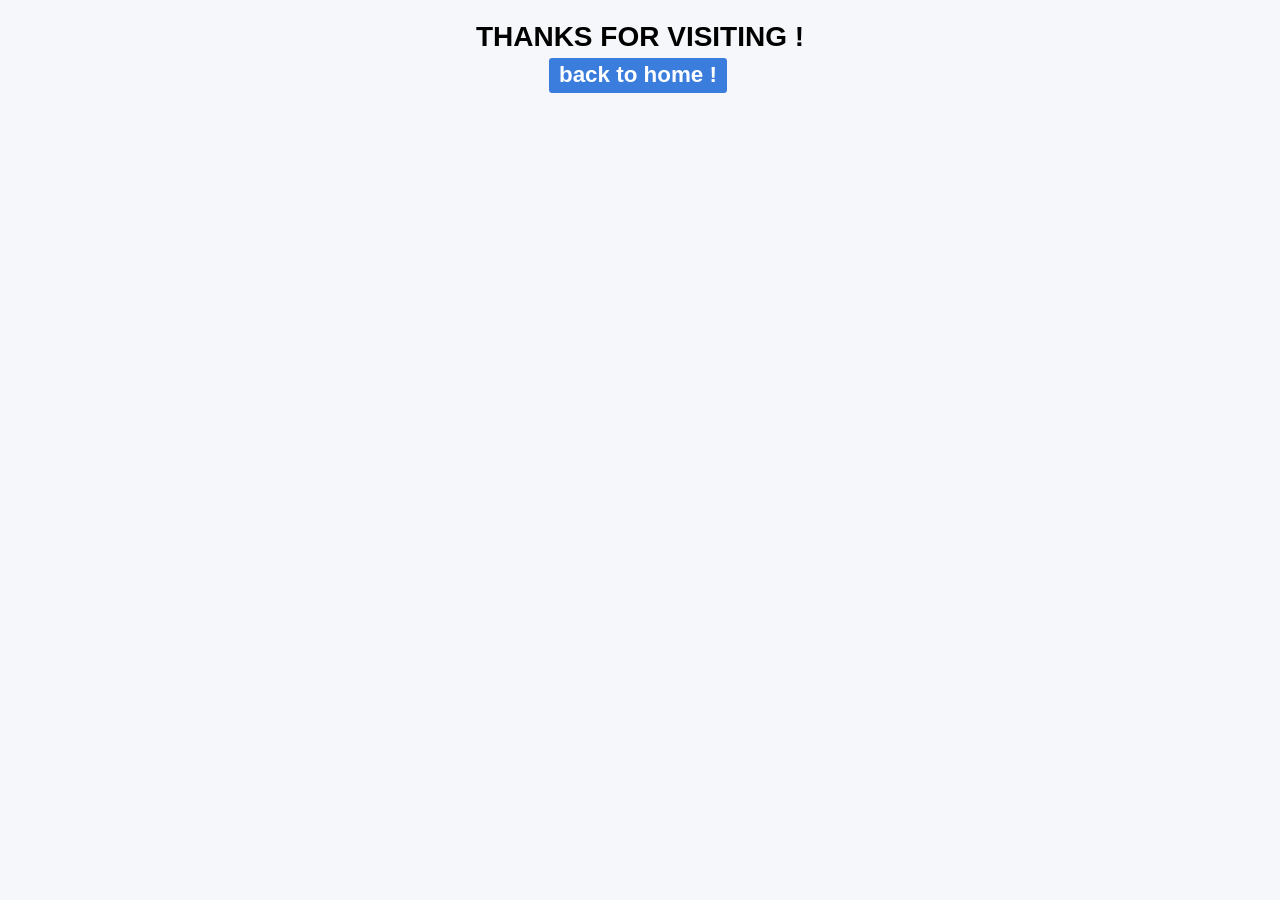
<file: logout.html>
<!DOCTYPE html>
<html lang="en">
<head>
    <meta charset="UTF-8" />
    <meta http-equiv="X-UA-Compatible" content="IE=edge" />
    <meta name="viewport" content="width=device-width, initial-scale=1.0" />
    <link rel="shortcut icon" href="img/icons/icon-48x48.png" />
    <title>Terimakasih !!</title>

    <link
    href="css/app.css"
    rel="stylesheet"
    />

    <style>
    thx {
        font-family: monospace;
        color: blue;
        justify-content: center;
    }
    </style>
</head>
<body>
    <div class="card-body">
    <h1 id="thx">
        <center>
        <strong>THANKS FOR VISITING !</strong><br />
        <a href="index.html" class="badge bg-primary me-1 my-1">back to home !</a>
        </center>
    </h1>
    </div>
</body>
</html>
</file>
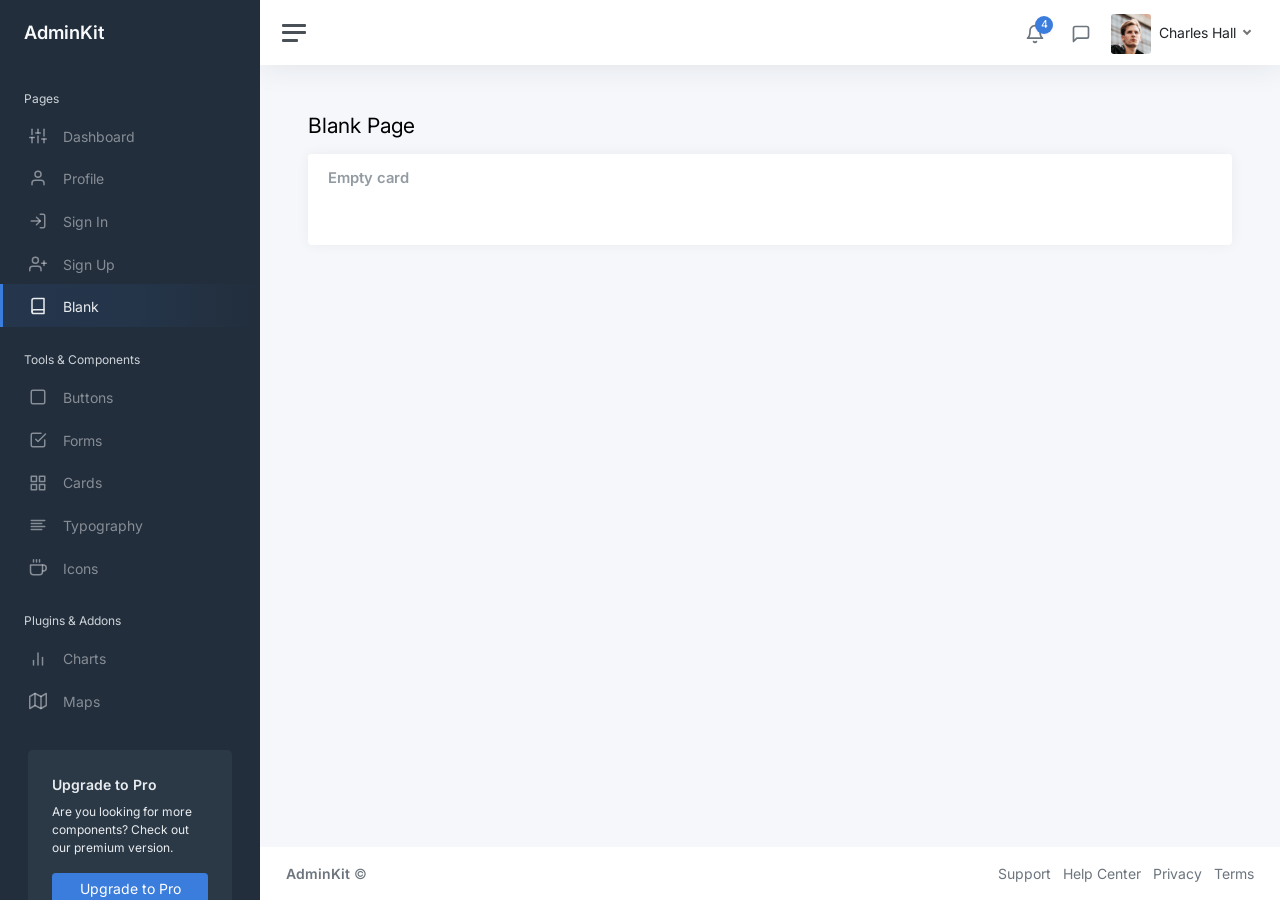
<file: pages-blank.html>
<!DOCTYPE html>
<html lang="en">

<head>
	<meta charset="utf-8">
	<meta http-equiv="X-UA-Compatible" content="IE=edge">
	<meta name="viewport" content="width=device-width, initial-scale=1, shrink-to-fit=no">
	<meta name="description" content="Responsive Admin &amp; Dashboard Template based on Bootstrap 5">
	<meta name="author" content="AdminKit">
	<meta name="keywords" content="adminkit, bootstrap, bootstrap 5, admin, dashboard, template, responsive, css, sass, html, theme, front-end, ui kit, web">

	<link rel="preconnect" href="https://fonts.gstatic.com">
	<link rel="shortcut icon" href="img/icons/icon-48x48.png" />

	<link rel="canonical" href="https://demo-basic.adminkit.io/pages-blank.html" />

	<title>Blank Page | AdminKit Demo</title>

	<link href="css/app.css" rel="stylesheet">
	<link href="https://fonts.googleapis.com/css2?family=Inter:wght@300;400;600&display=swap" rel="stylesheet">
</head>

<body>
	<div class="wrapper">
		<nav id="sidebar" class="sidebar js-sidebar">
			<div class="sidebar-content js-simplebar">
				<a class="sidebar-brand" href="index.html">
          <span class="align-middle">AdminKit</span>
        </a>

				<ul class="sidebar-nav">
					<li class="sidebar-header">
						Pages
					</li>

					<li class="sidebar-item">
						<a class="sidebar-link" href="index.html">
              <i class="align-middle" data-feather="sliders"></i> <span class="align-middle">Dashboard</span>
            </a>
					</li>

					<li class="sidebar-item">
						<a class="sidebar-link" href="pages-profile.html">
              <i class="align-middle" data-feather="user"></i> <span class="align-middle">Profile</span>
            </a>
					</li>

					<li class="sidebar-item">
						<a class="sidebar-link" href="pages-sign-in.html">
              <i class="align-middle" data-feather="log-in"></i> <span class="align-middle">Sign In</span>
            </a>
					</li>

					<li class="sidebar-item">
						<a class="sidebar-link" href="pages-sign-up.html">
              <i class="align-middle" data-feather="user-plus"></i> <span class="align-middle">Sign Up</span>
            </a>
					</li>

					<li class="sidebar-item active">
						<a class="sidebar-link" href="pages-blank.html">
              <i class="align-middle" data-feather="book"></i> <span class="align-middle">Blank</span>
            </a>
					</li>

					<li class="sidebar-header">
						Tools & Components
					</li>

					<li class="sidebar-item">
						<a class="sidebar-link" href="ui-buttons.html">
              <i class="align-middle" data-feather="square"></i> <span class="align-middle">Buttons</span>
            </a>
					</li>

					<li class="sidebar-item">
						<a class="sidebar-link" href="ui-forms.html">
              <i class="align-middle" data-feather="check-square"></i> <span class="align-middle">Forms</span>
            </a>
					</li>

					<li class="sidebar-item">
						<a class="sidebar-link" href="ui-cards.html">
              <i class="align-middle" data-feather="grid"></i> <span class="align-middle">Cards</span>
            </a>
					</li>

					<li class="sidebar-item">
						<a class="sidebar-link" href="ui-typography.html">
              <i class="align-middle" data-feather="align-left"></i> <span class="align-middle">Typography</span>
            </a>
					</li>

					<li class="sidebar-item">
						<a class="sidebar-link" href="icons-feather.html">
              <i class="align-middle" data-feather="coffee"></i> <span class="align-middle">Icons</span>
            </a>
					</li>

					<li class="sidebar-header">
						Plugins & Addons
					</li>

					<li class="sidebar-item">
						<a class="sidebar-link" href="charts-chartjs.html">
              <i class="align-middle" data-feather="bar-chart-2"></i> <span class="align-middle">Charts</span>
            </a>
					</li>

					<li class="sidebar-item">
						<a class="sidebar-link" href="maps-google.html">
              <i class="align-middle" data-feather="map"></i> <span class="align-middle">Maps</span>
            </a>
					</li>
				</ul>

				<div class="sidebar-cta">
					<div class="sidebar-cta-content">
						<strong class="d-inline-block mb-2">Upgrade to Pro</strong>
						<div class="mb-3 text-sm">
							Are you looking for more components? Check out our premium version.
						</div>
						<div class="d-grid">
							<a href="upgrade-to-pro.html" class="btn btn-primary">Upgrade to Pro</a>
						</div>
					</div>
				</div>
			</div>
		</nav>

		<div class="main">
			<nav class="navbar navbar-expand navbar-light navbar-bg">
				<a class="sidebar-toggle js-sidebar-toggle">
          <i class="hamburger align-self-center"></i>
        </a>

				<div class="navbar-collapse collapse">
					<ul class="navbar-nav navbar-align">
						<li class="nav-item dropdown">
							<a class="nav-icon dropdown-toggle" href="#" id="alertsDropdown" data-bs-toggle="dropdown">
								<div class="position-relative">
									<i class="align-middle" data-feather="bell"></i>
									<span class="indicator">4</span>
								</div>
							</a>
							<div class="dropdown-menu dropdown-menu-lg dropdown-menu-end py-0" aria-labelledby="alertsDropdown">
								<div class="dropdown-menu-header">
									4 New Notifications
								</div>
								<div class="list-group">
									<a href="#" class="list-group-item">
										<div class="row g-0 align-items-center">
											<div class="col-2">
												<i class="text-danger" data-feather="alert-circle"></i>
											</div>
											<div class="col-10">
												<div class="text-dark">Update completed</div>
												<div class="text-muted small mt-1">Restart server 12 to complete the update.</div>
												<div class="text-muted small mt-1">30m ago</div>
											</div>
										</div>
									</a>
									<a href="#" class="list-group-item">
										<div class="row g-0 align-items-center">
											<div class="col-2">
												<i class="text-warning" data-feather="bell"></i>
											</div>
											<div class="col-10">
												<div class="text-dark">Lorem ipsum</div>
												<div class="text-muted small mt-1">Aliquam ex eros, imperdiet vulputate hendrerit et.</div>
												<div class="text-muted small mt-1">2h ago</div>
											</div>
										</div>
									</a>
									<a href="#" class="list-group-item">
										<div class="row g-0 align-items-center">
											<div class="col-2">
												<i class="text-primary" data-feather="home"></i>
											</div>
											<div class="col-10">
												<div class="text-dark">Login from 192.186.1.8</div>
												<div class="text-muted small mt-1">5h ago</div>
											</div>
										</div>
									</a>
									<a href="#" class="list-group-item">
										<div class="row g-0 align-items-center">
											<div class="col-2">
												<i class="text-success" data-feather="user-plus"></i>
											</div>
											<div class="col-10">
												<div class="text-dark">New connection</div>
												<div class="text-muted small mt-1">Christina accepted your request.</div>
												<div class="text-muted small mt-1">14h ago</div>
											</div>
										</div>
									</a>
								</div>
								<div class="dropdown-menu-footer">
									<a href="#" class="text-muted">Show all notifications</a>
								</div>
							</div>
						</li>
						<li class="nav-item dropdown">
							<a class="nav-icon dropdown-toggle" href="#" id="messagesDropdown" data-bs-toggle="dropdown">
								<div class="position-relative">
									<i class="align-middle" data-feather="message-square"></i>
								</div>
							</a>
							<div class="dropdown-menu dropdown-menu-lg dropdown-menu-end py-0" aria-labelledby="messagesDropdown">
								<div class="dropdown-menu-header">
									<div class="position-relative">
										4 New Messages
									</div>
								</div>
								<div class="list-group">
									<a href="#" class="list-group-item">
										<div class="row g-0 align-items-center">
											<div class="col-2">
												<img src="img/avatars/avatar-5.jpg" class="avatar img-fluid rounded-circle" alt="Vanessa Tucker">
											</div>
											<div class="col-10 ps-2">
												<div class="text-dark">Vanessa Tucker</div>
												<div class="text-muted small mt-1">Nam pretium turpis et arcu. Duis arcu tortor.</div>
												<div class="text-muted small mt-1">15m ago</div>
											</div>
										</div>
									</a>
									<a href="#" class="list-group-item">
										<div class="row g-0 align-items-center">
											<div class="col-2">
												<img src="img/avatars/avatar-2.jpg" class="avatar img-fluid rounded-circle" alt="William Harris">
											</div>
											<div class="col-10 ps-2">
												<div class="text-dark">William Harris</div>
												<div class="text-muted small mt-1">Curabitur ligula sapien euismod vitae.</div>
												<div class="text-muted small mt-1">2h ago</div>
											</div>
										</div>
									</a>
									<a href="#" class="list-group-item">
										<div class="row g-0 align-items-center">
											<div class="col-2">
												<img src="img/avatars/avatar-4.jpg" class="avatar img-fluid rounded-circle" alt="Christina Mason">
											</div>
											<div class="col-10 ps-2">
												<div class="text-dark">Christina Mason</div>
												<div class="text-muted small mt-1">Pellentesque auctor neque nec urna.</div>
												<div class="text-muted small mt-1">4h ago</div>
											</div>
										</div>
									</a>
									<a href="#" class="list-group-item">
										<div class="row g-0 align-items-center">
											<div class="col-2">
												<img src="img/avatars/avatar-3.jpg" class="avatar img-fluid rounded-circle" alt="Sharon Lessman">
											</div>
											<div class="col-10 ps-2">
												<div class="text-dark">Sharon Lessman</div>
												<div class="text-muted small mt-1">Aenean tellus metus, bibendum sed, posuere ac, mattis non.</div>
												<div class="text-muted small mt-1">5h ago</div>
											</div>
										</div>
									</a>
								</div>
								<div class="dropdown-menu-footer">
									<a href="#" class="text-muted">Show all messages</a>
								</div>
							</div>
						</li>
						<li class="nav-item dropdown">
							<a class="nav-icon dropdown-toggle d-inline-block d-sm-none" href="#" data-bs-toggle="dropdown">
                <i class="align-middle" data-feather="settings"></i>
              </a>

							<a class="nav-link dropdown-toggle d-none d-sm-inline-block" href="#" data-bs-toggle="dropdown">
                <img src="img/avatars/avatar.jpg" class="avatar img-fluid rounded me-1" alt="Charles Hall" /> <span class="text-dark">Charles Hall</span>
              </a>
							<div class="dropdown-menu dropdown-menu-end">
								<a class="dropdown-item" href="pages-profile.html"><i class="align-middle me-1" data-feather="user"></i> Profile</a>
								<a class="dropdown-item" href="#"><i class="align-middle me-1" data-feather="pie-chart"></i> Analytics</a>
								<div class="dropdown-divider"></div>
								<a class="dropdown-item" href="index.html"><i class="align-middle me-1" data-feather="settings"></i> Settings & Privacy</a>
								<a class="dropdown-item" href="#"><i class="align-middle me-1" data-feather="help-circle"></i> Help Center</a>
								<div class="dropdown-divider"></div>
								<a class="dropdown-item" href="#">Log out</a>
							</div>
						</li>
					</ul>
				</div>
			</nav>

			<main class="content">
				<div class="container-fluid p-0">

					<h1 class="h3 mb-3">Blank Page</h1>

					<div class="row">
						<div class="col-12">
							<div class="card">
								<div class="card-header">
									<h5 class="card-title mb-0">Empty card</h5>
								</div>
								<div class="card-body">
								</div>
							</div>
						</div>
					</div>

				</div>
			</main>

			<footer class="footer">
				<div class="container-fluid">
					<div class="row text-muted">
						<div class="col-6 text-start">
							<p class="mb-0">
								<a class="text-muted" href="https://adminkit.io/" target="_blank"><strong>AdminKit</strong></a> &copy;
							</p>
						</div>
						<div class="col-6 text-end">
							<ul class="list-inline">
								<li class="list-inline-item">
									<a class="text-muted" href="https://adminkit.io/" target="_blank">Support</a>
								</li>
								<li class="list-inline-item">
									<a class="text-muted" href="https://adminkit.io/" target="_blank">Help Center</a>
								</li>
								<li class="list-inline-item">
									<a class="text-muted" href="https://adminkit.io/" target="_blank">Privacy</a>
								</li>
								<li class="list-inline-item">
									<a class="text-muted" href="https://adminkit.io/" target="_blank">Terms</a>
								</li>
							</ul>
						</div>
					</div>
				</div>
			</footer>
		</div>
	</div>

	<script src="js/app.js"></script>

</body>

</html>
</file>
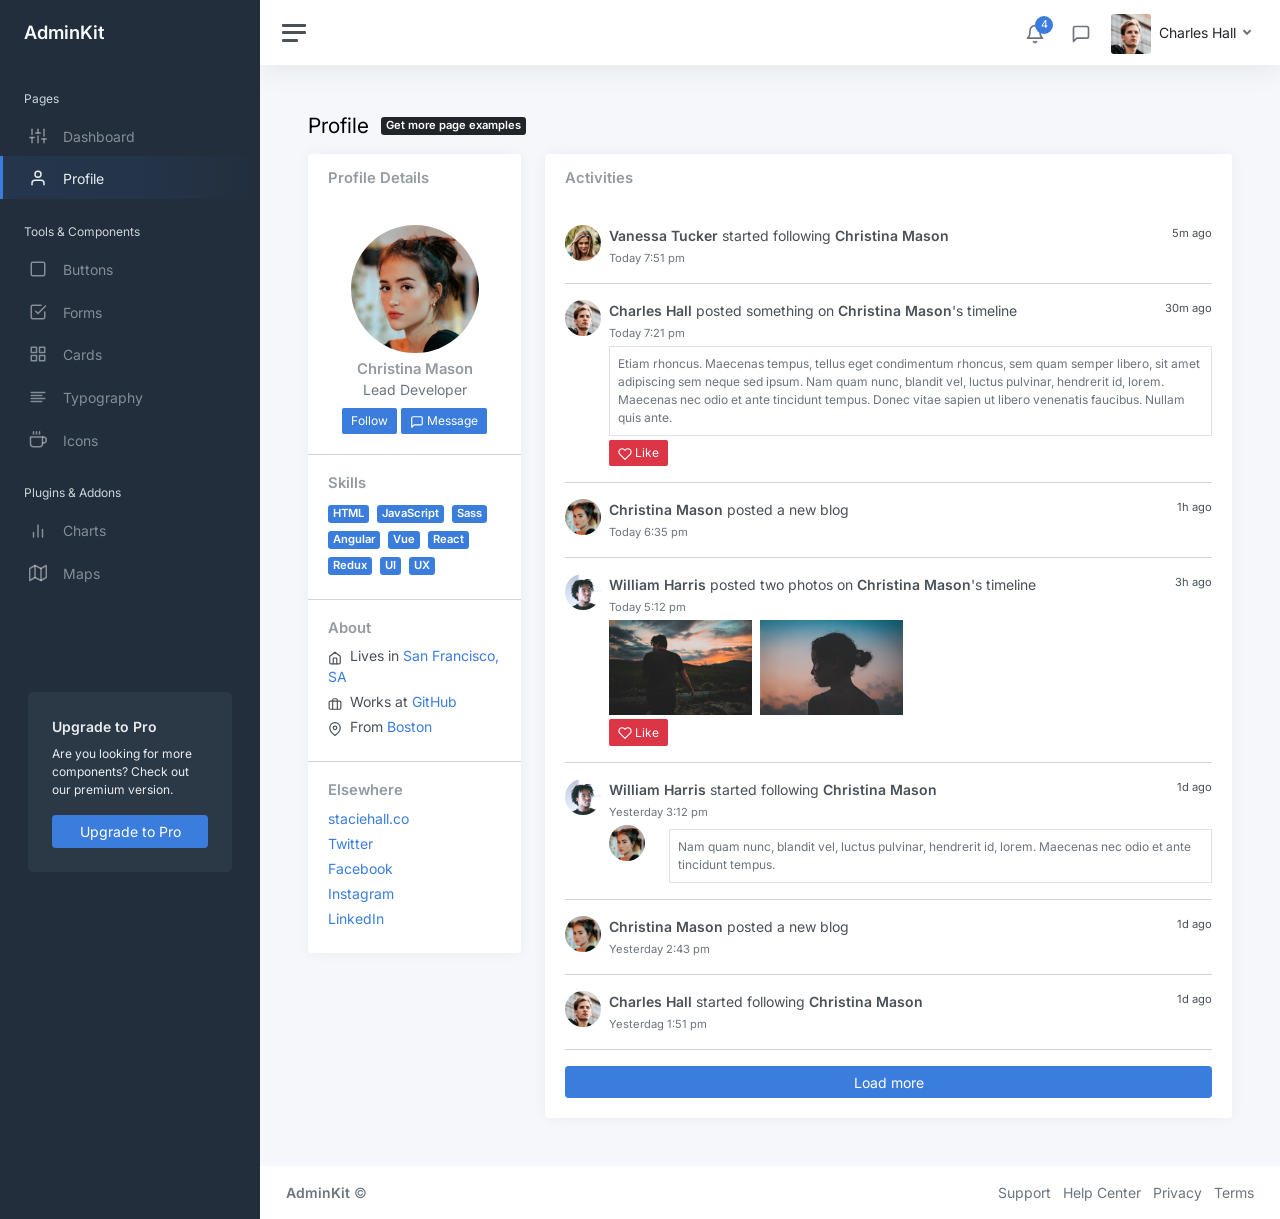
<file: pages-profile.html>
<!DOCTYPE html>
<html lang="en">

<head>
	<meta charset="utf-8">
	<meta http-equiv="X-UA-Compatible" content="IE=edge">
	<meta name="viewport" content="width=device-width, initial-scale=1, shrink-to-fit=no">
	<meta name="description" content="Responsive Admin &amp; Dashboard Template based on Bootstrap 5">
	<meta name="author" content="AdminKit">
	<meta name="keywords" content="adminkit, bootstrap, bootstrap 5, admin, dashboard, template, responsive, css, sass, html, theme, front-end, ui kit, web">

	<link rel="preconnect" href="https://fonts.gstatic.com">
	<link rel="shortcut icon" href="img/icons/icon-48x48.png" />

	<link rel="canonical" href="https://demo-basic.adminkit.io/pages-profile.html" />

	<title>Profile | Deris</title>

	<link href="css/app.css" rel="stylesheet">
	<link href="https://fonts.googleapis.com/css2?family=Inter:wght@300;400;600&display=swap" rel="stylesheet">
</head>

<body>
	<div class="wrapper">
		<nav id="sidebar" class="sidebar js-sidebar">
			<div class="sidebar-content js-simplebar">
				<a class="sidebar-brand" href="index.html">
          <span class="align-middle">AdminKit</span>
        </a>

				<ul class="sidebar-nav">
					<li class="sidebar-header">
						Pages
					</li>

					<li class="sidebar-item">
						<a class="sidebar-link" href="index.html">
              <i class="align-middle" data-feather="sliders"></i> <span class="align-middle">Dashboard</span>
            </a>
					</li>

					<li class="sidebar-item active">
						<a class="sidebar-link" href="pages-profile.html">
              <i class="align-middle" data-feather="user"></i> <span class="align-middle">Profile</span>
            </a>
					</li>

					<li class="sidebar-header">
						Tools & Components
					</li>

					<li class="sidebar-item">
						<a class="sidebar-link" href="ui-buttons.html">
              <i class="align-middle" data-feather="square"></i> <span class="align-middle">Buttons</span>
            </a>
					</li>

					<li class="sidebar-item">
						<a class="sidebar-link" href="ui-forms.html">
              <i class="align-middle" data-feather="check-square"></i> <span class="align-middle">Forms</span>
            </a>
					</li>

					<li class="sidebar-item">
						<a class="sidebar-link" href="ui-cards.html">
              <i class="align-middle" data-feather="grid"></i> <span class="align-middle">Cards</span>
            </a>
					</li>

					<li class="sidebar-item">
						<a class="sidebar-link" href="ui-typography.html">
              <i class="align-middle" data-feather="align-left"></i> <span class="align-middle">Typography</span>
            </a>
					</li>

					<li class="sidebar-item">
						<a class="sidebar-link" href="icons-feather.html">
              <i class="align-middle" data-feather="coffee"></i> <span class="align-middle">Icons</span>
            </a>
					</li>

					<li class="sidebar-header">
						Plugins & Addons
					</li>

					<li class="sidebar-item">
						<a class="sidebar-link" href="charts-chartjs.html">
              <i class="align-middle" data-feather="bar-chart-2"></i> <span class="align-middle">Charts</span>
            </a>
					</li>

					<li class="sidebar-item">
						<a class="sidebar-link" href="maps-google.html">
              <i class="align-middle" data-feather="map"></i> <span class="align-middle">Maps</span>
            </a>
					</li>
				</ul>

				<div class="sidebar-cta">
					<div class="sidebar-cta-content">
						<strong class="d-inline-block mb-2">Upgrade to Pro</strong>
						<div class="mb-3 text-sm">
							Are you looking for more components? Check out our premium version.
						</div>
						<div class="d-grid">
							<a href="upgrade-to-pro.html" class="btn btn-primary">Upgrade to Pro</a>
						</div>
					</div>
				</div>
			</div>
		</nav>

		<div class="main">
			<nav class="navbar navbar-expand navbar-light navbar-bg">
				<a class="sidebar-toggle js-sidebar-toggle">
          <i class="hamburger align-self-center"></i>
        </a>

				<div class="navbar-collapse collapse">
					<ul class="navbar-nav navbar-align">
						<li class="nav-item dropdown">
							<a class="nav-icon dropdown-toggle" href="#" id="alertsDropdown" data-bs-toggle="dropdown">
								<div class="position-relative">
									<i class="align-middle" data-feather="bell"></i>
									<span class="indicator">4</span>
								</div>
							</a>
							<div class="dropdown-menu dropdown-menu-lg dropdown-menu-end py-0" aria-labelledby="alertsDropdown">
								<div class="dropdown-menu-header">
									4 New Notifications
								</div>
								<div class="list-group">
									<a href="#" class="list-group-item">
										<div class="row g-0 align-items-center">
											<div class="col-2">
												<i class="text-danger" data-feather="alert-circle"></i>
											</div>
											<div class="col-10">
												<div class="text-dark">Update completed</div>
												<div class="text-muted small mt-1">Restart server 12 to complete the update.</div>
												<div class="text-muted small mt-1">30m ago</div>
											</div>
										</div>
									</a>
									<a href="#" class="list-group-item">
										<div class="row g-0 align-items-center">
											<div class="col-2">
												<i class="text-warning" data-feather="bell"></i>
											</div>
											<div class="col-10">
												<div class="text-dark">Lorem ipsum</div>
												<div class="text-muted small mt-1">Aliquam ex eros, imperdiet vulputate hendrerit et.</div>
												<div class="text-muted small mt-1">2h ago</div>
											</div>
										</div>
									</a>
									<a href="#" class="list-group-item">
										<div class="row g-0 align-items-center">
											<div class="col-2">
												<i class="text-primary" data-feather="home"></i>
											</div>
											<div class="col-10">
												<div class="text-dark">Login from 192.186.1.8</div>
												<div class="text-muted small mt-1">5h ago</div>
											</div>
										</div>
									</a>
									<a href="#" class="list-group-item">
										<div class="row g-0 align-items-center">
											<div class="col-2">
												<i class="text-success" data-feather="user-plus"></i>
											</div>
											<div class="col-10">
												<div class="text-dark">New connection</div>
												<div class="text-muted small mt-1">Christina accepted your request.</div>
												<div class="text-muted small mt-1">14h ago</div>
											</div>
										</div>
									</a>
								</div>
								<div class="dropdown-menu-footer">
									<a href="#" class="text-muted">Show all notifications</a>
								</div>
							</div>
						</li>
						<li class="nav-item dropdown">
							<a class="nav-icon dropdown-toggle" href="#" id="messagesDropdown" data-bs-toggle="dropdown">
								<div class="position-relative">
									<i class="align-middle" data-feather="message-square"></i>
								</div>
							</a>
							<div class="dropdown-menu dropdown-menu-lg dropdown-menu-end py-0" aria-labelledby="messagesDropdown">
								<div class="dropdown-menu-header">
									<div class="position-relative">
										4 New Messages
									</div>
								</div>
								<div class="list-group">
									<a href="#" class="list-group-item">
										<div class="row g-0 align-items-center">
											<div class="col-2">
												<img src="img/avatars/avatar-5.jpg" class="avatar img-fluid rounded-circle" alt="Vanessa Tucker">
											</div>
											<div class="col-10 ps-2">
												<div class="text-dark">Vanessa Tucker</div>
												<div class="text-muted small mt-1">Nam pretium turpis et arcu. Duis arcu tortor.</div>
												<div class="text-muted small mt-1">15m ago</div>
											</div>
										</div>
									</a>
									<a href="#" class="list-group-item">
										<div class="row g-0 align-items-center">
											<div class="col-2">
												<img src="img/avatars/avatar-2.jpg" class="avatar img-fluid rounded-circle" alt="William Harris">
											</div>
											<div class="col-10 ps-2">
												<div class="text-dark">William Harris</div>
												<div class="text-muted small mt-1">Curabitur ligula sapien euismod vitae.</div>
												<div class="text-muted small mt-1">2h ago</div>
											</div>
										</div>
									</a>
									<a href="#" class="list-group-item">
										<div class="row g-0 align-items-center">
											<div class="col-2">
												<img src="img/avatars/avatar-4.jpg" class="avatar img-fluid rounded-circle" alt="Christina Mason">
											</div>
											<div class="col-10 ps-2">
												<div class="text-dark">Christina Mason</div>
												<div class="text-muted small mt-1">Pellentesque auctor neque nec urna.</div>
												<div class="text-muted small mt-1">4h ago</div>
											</div>
										</div>
									</a>
									<a href="#" class="list-group-item">
										<div class="row g-0 align-items-center">
											<div class="col-2">
												<img src="img/avatars/avatar-3.jpg" class="avatar img-fluid rounded-circle" alt="Sharon Lessman">
											</div>
											<div class="col-10 ps-2">
												<div class="text-dark">Sharon Lessman</div>
												<div class="text-muted small mt-1">Aenean tellus metus, bibendum sed, posuere ac, mattis non.</div>
												<div class="text-muted small mt-1">5h ago</div>
											</div>
										</div>
									</a>
								</div>
								<div class="dropdown-menu-footer">
									<a href="#" class="text-muted">Show all messages</a>
								</div>
							</div>
						</li>
						<li class="nav-item dropdown">
							<a class="nav-icon dropdown-toggle d-inline-block d-sm-none" href="#" data-bs-toggle="dropdown">
                <i class="align-middle" data-feather="settings"></i>
              </a>

							<a class="nav-link dropdown-toggle d-none d-sm-inline-block" href="#" data-bs-toggle="dropdown">
                <img src="img/avatars/avatar.jpg" class="avatar img-fluid rounded me-1" alt="Charles Hall" /> <span class="text-dark">Charles Hall</span>
              </a>
							<div class="dropdown-menu dropdown-menu-end">
								<a class="dropdown-item" href="pages-profile.html"><i class="align-middle me-1" data-feather="user"></i> Profile</a>
								<a class="dropdown-item" href="#"><i class="align-middle me-1" data-feather="pie-chart"></i> Analytics</a>
								<div class="dropdown-divider"></div>
								<a class="dropdown-item" href="index.html"><i class="align-middle me-1" data-feather="settings"></i> Settings & Privacy</a>
								<a class="dropdown-item" href="#"><i class="align-middle me-1" data-feather="help-circle"></i> Help Center</a>
								<div class="dropdown-divider"></div>
								<a class="dropdown-item" href="#">Log out</a>
							</div>
						</li>
					</ul>
				</div>
			</nav>

			<main class="content">
				<div class="container-fluid p-0">

					<div class="mb-3">
						<h1 class="h3 d-inline align-middle">Profile</h1>
						<a class="badge bg-dark text-white ms-2" href="upgrade-to-pro.html">
      Get more page examples
  </a>
					</div>
					<div class="row">
						<div class="col-md-4 col-xl-3">
							<div class="card mb-3">
								<div class="card-header">
									<h5 class="card-title mb-0">Profile Details</h5>
								</div>
								<div class="card-body text-center">
									<img src="img/avatars/avatar-4.jpg" alt="Christina Mason" class="img-fluid rounded-circle mb-2" width="128" height="128" />
									<h5 class="card-title mb-0">Christina Mason</h5>
									<div class="text-muted mb-2">Lead Developer</div>

									<div>
										<a class="btn btn-primary btn-sm" href="#">Follow</a>
										<a class="btn btn-primary btn-sm" href="#"><span data-feather="message-square"></span> Message</a>
									</div>
								</div>
								<hr class="my-0" />
								<div class="card-body">
									<h5 class="h6 card-title">Skills</h5>
									<a href="#" class="badge bg-primary me-1 my-1">HTML</a>
									<a href="#" class="badge bg-primary me-1 my-1">JavaScript</a>
									<a href="#" class="badge bg-primary me-1 my-1">Sass</a>
									<a href="#" class="badge bg-primary me-1 my-1">Angular</a>
									<a href="#" class="badge bg-primary me-1 my-1">Vue</a>
									<a href="#" class="badge bg-primary me-1 my-1">React</a>
									<a href="#" class="badge bg-primary me-1 my-1">Redux</a>
									<a href="#" class="badge bg-primary me-1 my-1">UI</a>
									<a href="#" class="badge bg-primary me-1 my-1">UX</a>
								</div>
								<hr class="my-0" />
								<div class="card-body">
									<h5 class="h6 card-title">About</h5>
									<ul class="list-unstyled mb-0">
										<li class="mb-1"><span data-feather="home" class="feather-sm me-1"></span> Lives in <a href="#">San Francisco, SA</a></li>

										<li class="mb-1"><span data-feather="briefcase" class="feather-sm me-1"></span> Works at <a href="#">GitHub</a></li>
										<li class="mb-1"><span data-feather="map-pin" class="feather-sm me-1"></span> From <a href="#">Boston</a></li>
									</ul>
								</div>
								<hr class="my-0" />
								<div class="card-body">
									<h5 class="h6 card-title">Elsewhere</h5>
									<ul class="list-unstyled mb-0">
										<li class="mb-1"><a href="#">staciehall.co</a></li>
										<li class="mb-1"><a href="#">Twitter</a></li>
										<li class="mb-1"><a href="#">Facebook</a></li>
										<li class="mb-1"><a href="#">Instagram</a></li>
										<li class="mb-1"><a href="#">LinkedIn</a></li>
									</ul>
								</div>
							</div>
						</div>

						<div class="col-md-8 col-xl-9">
							<div class="card">
								<div class="card-header">

									<h5 class="card-title mb-0">Activities</h5>
								</div>
								<div class="card-body h-100">

									<div class="d-flex align-items-start">
										<img src="img/avatars/avatar-5.jpg" width="36" height="36" class="rounded-circle me-2" alt="Vanessa Tucker">
										<div class="flex-grow-1">
											<small class="float-end text-navy">5m ago</small>
											<strong>Vanessa Tucker</strong> started following <strong>Christina Mason</strong><br />
											<small class="text-muted">Today 7:51 pm</small><br />

										</div>
									</div>

									<hr />
									<div class="d-flex align-items-start">
										<img src="img/avatars/avatar.jpg" width="36" height="36" class="rounded-circle me-2" alt="Charles Hall">
										<div class="flex-grow-1">
											<small class="float-end text-navy">30m ago</small>
											<strong>Charles Hall</strong> posted something on <strong>Christina Mason</strong>'s timeline<br />
											<small class="text-muted">Today 7:21 pm</small>

											<div class="border text-sm text-muted p-2 mt-1">
												Etiam rhoncus. Maecenas tempus, tellus eget condimentum rhoncus, sem quam semper libero, sit amet adipiscing sem neque sed ipsum. Nam quam nunc, blandit vel, luctus
												pulvinar, hendrerit id, lorem. Maecenas nec odio et ante tincidunt tempus. Donec vitae sapien ut libero venenatis faucibus. Nullam quis ante.
											</div>

											<a href="#" class="btn btn-sm btn-danger mt-1"><i class="feather-sm" data-feather="heart"></i> Like</a>
										</div>
									</div>

									<hr />
									<div class="d-flex align-items-start">
										<img src="img/avatars/avatar-4.jpg" width="36" height="36" class="rounded-circle me-2" alt="Christina Mason">
										<div class="flex-grow-1">
											<small class="float-end text-navy">1h ago</small>
											<strong>Christina Mason</strong> posted a new blog<br />

											<small class="text-muted">Today 6:35 pm</small>
										</div>
									</div>

									<hr />
									<div class="d-flex align-items-start">
										<img src="img/avatars/avatar-2.jpg" width="36" height="36" class="rounded-circle me-2" alt="William Harris">
										<div class="flex-grow-1">
											<small class="float-end text-navy">3h ago</small>
											<strong>William Harris</strong> posted two photos on <strong>Christina Mason</strong>'s timeline<br />
											<small class="text-muted">Today 5:12 pm</small>

											<div class="row g-0 mt-1">
												<div class="col-6 col-md-4 col-lg-4 col-xl-3">
													<img src="img/photos/unsplash-1.jpg" class="img-fluid pe-2" alt="Unsplash">
												</div>
												<div class="col-6 col-md-4 col-lg-4 col-xl-3">
													<img src="img/photos/unsplash-2.jpg" class="img-fluid pe-2" alt="Unsplash">
												</div>
											</div>

											<a href="#" class="btn btn-sm btn-danger mt-1"><i class="feather-sm" data-feather="heart"></i> Like</a>
										</div>
									</div>

									<hr />
									<div class="d-flex align-items-start">
										<img src="img/avatars/avatar-2.jpg" width="36" height="36" class="rounded-circle me-2" alt="William Harris">
										<div class="flex-grow-1">
											<small class="float-end text-navy">1d ago</small>
											<strong>William Harris</strong> started following <strong>Christina Mason</strong><br />
											<small class="text-muted">Yesterday 3:12 pm</small>

											<div class="d-flex align-items-start mt-1">
												<a class="pe-3" href="#">
                <img src="img/avatars/avatar-4.jpg" width="36" height="36" class="rounded-circle me-2" alt="Christina Mason">
              </a>
												<div class="flex-grow-1">
													<div class="border text-sm text-muted p-2 mt-1">
														Nam quam nunc, blandit vel, luctus pulvinar, hendrerit id, lorem. Maecenas nec odio et ante tincidunt tempus.
													</div>
												</div>
											</div>
										</div>
									</div>

									<hr />
									<div class="d-flex align-items-start">
										<img src="img/avatars/avatar-4.jpg" width="36" height="36" class="rounded-circle me-2" alt="Christina Mason">
										<div class="flex-grow-1">
											<small class="float-end text-navy">1d ago</small>
											<strong>Christina Mason</strong> posted a new blog<br />
											<small class="text-muted">Yesterday 2:43 pm</small>
										</div>
									</div>

									<hr />
									<div class="d-flex align-items-start">
										<img src="img/avatars/avatar.jpg" width="36" height="36" class="rounded-circle me-2" alt="Charles Hall">
										<div class="flex-grow-1">
											<small class="float-end text-navy">1d ago</small>
											<strong>Charles Hall</strong> started following <strong>Christina Mason</strong><br />
											<small class="text-muted">Yesterdag 1:51 pm</small>
										</div>
									</div>

									<hr />
									<div class="d-grid">
										<a href="#" class="btn btn-primary">Load more</a>
									</div>
								</div>
							</div>
						</div>
					</div>

				</div>
			</main>

			<footer class="footer">
				<div class="container-fluid">
					<div class="row text-muted">
						<div class="col-6 text-start">
							<p class="mb-0">
								<a class="text-muted" href="https://adminkit.io/" target="_blank"><strong>AdminKit</strong></a> &copy;
							</p>
						</div>
						<div class="col-6 text-end">
							<ul class="list-inline">
								<li class="list-inline-item">
									<a class="text-muted" href="https://adminkit.io/" target="_blank">Support</a>
								</li>
								<li class="list-inline-item">
									<a class="text-muted" href="https://adminkit.io/" target="_blank">Help Center</a>
								</li>
								<li class="list-inline-item">
									<a class="text-muted" href="https://adminkit.io/" target="_blank">Privacy</a>
								</li>
								<li class="list-inline-item">
									<a class="text-muted" href="https://adminkit.io/" target="_blank">Terms</a>
								</li>
							</ul>
						</div>
					</div>
				</div>
			</footer>
		</div>
	</div>

	<script src="js/app.js"></script>

</body>

</html>
</file>
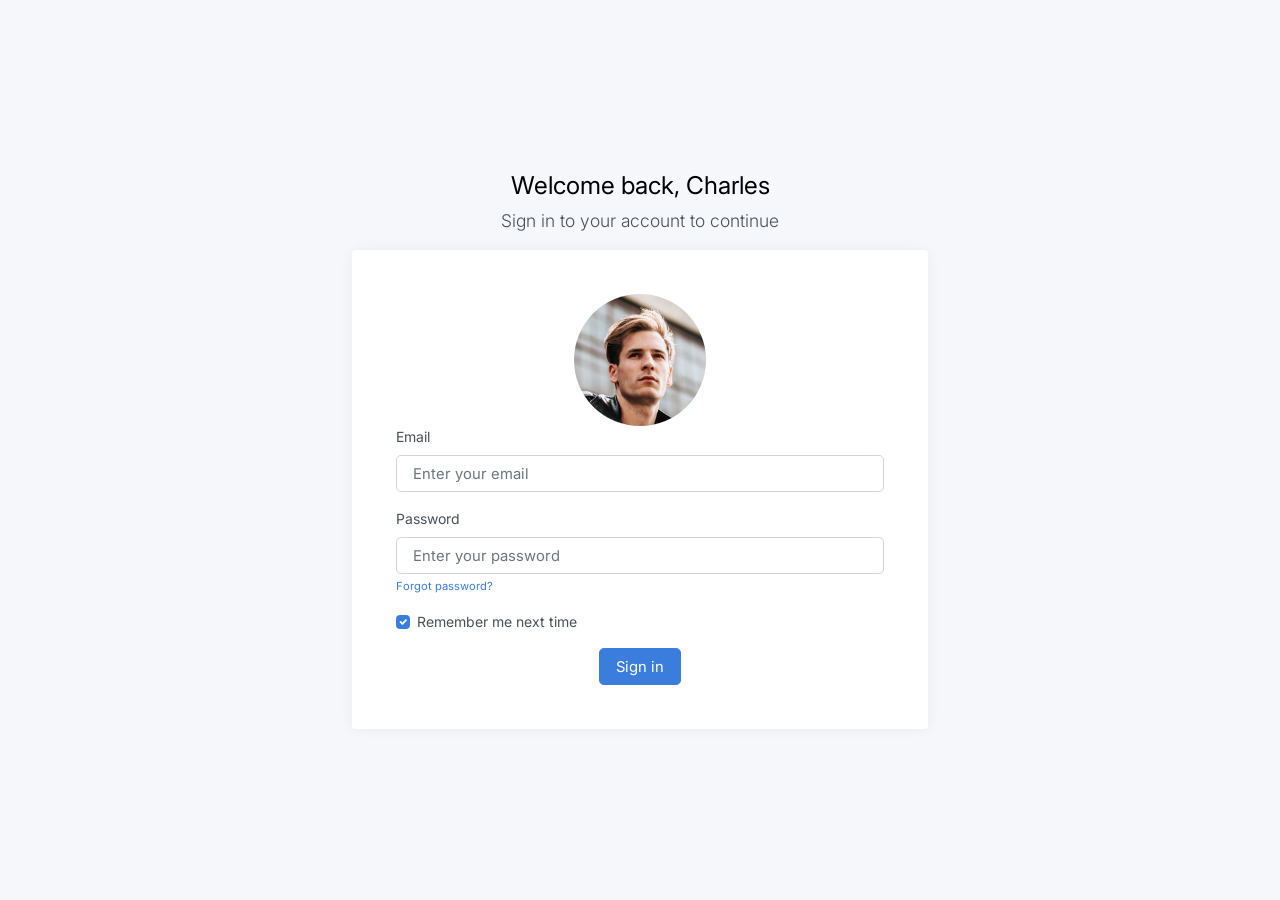
<file: pages-sign-in.html>
<!DOCTYPE html>
<html lang="en">

<head>
	<meta charset="utf-8">
	<meta http-equiv="X-UA-Compatible" content="IE=edge">
	<meta name="viewport" content="width=device-width, initial-scale=1, shrink-to-fit=no">
	<meta name="description" content="Responsive Admin &amp; Dashboard Template based on Bootstrap 5">
	<meta name="author" content="AdminKit">
	<meta name="keywords" content="adminkit, bootstrap, bootstrap 5, admin, dashboard, template, responsive, css, sass, html, theme, front-end, ui kit, web">

	<link rel="preconnect" href="https://fonts.gstatic.com">
	<link rel="shortcut icon" href="img/icons/icon-48x48.png" />

	<link rel="canonical" href="https://demo-basic.adminkit.io/pages-sign-in.html" />

	<title>Sign In | AdminKit Demo</title>

	<link href="css/app.css" rel="stylesheet">
	<link href="https://fonts.googleapis.com/css2?family=Inter:wght@300;400;600&display=swap" rel="stylesheet">
</head>

<body>
	<main class="d-flex w-100">
		<div class="container d-flex flex-column">
			<div class="row vh-100">
				<div class="col-sm-10 col-md-8 col-lg-6 mx-auto d-table h-100">
					<div class="d-table-cell align-middle">

						<div class="text-center mt-4">
							<h1 class="h2">Welcome back, Charles</h1>
							<p class="lead">
								Sign in to your account to continue
							</p>
						</div>

						<div class="card">
							<div class="card-body">
								<div class="m-sm-4">
									<div class="text-center">
										<img src="img/avatars/avatar.jpg" alt="Charles Hall" class="img-fluid rounded-circle" width="132" height="132" />
									</div>
									<form>
										<div class="mb-3">
											<label class="form-label">Email</label>
											<input class="form-control form-control-lg" type="email" name="email" placeholder="Enter your email" />
										</div>
										<div class="mb-3">
											<label class="form-label">Password</label>
											<input class="form-control form-control-lg" type="password" name="password" placeholder="Enter your password" />
											<small>
            <a href="index.html">Forgot password?</a>
          </small>
										</div>
										<div>
											<label class="form-check">
            <input class="form-check-input" type="checkbox" value="remember-me" name="remember-me" checked>
            <span class="form-check-label">
              Remember me next time
            </span>
          </label>
										</div>
										<div class="text-center mt-3">
											<a href="index.html" class="btn btn-lg btn-primary">Sign in</a>
											<!-- <button type="submit" class="btn btn-lg btn-primary">Sign in</button> -->
										</div>
									</form>
								</div>
							</div>
						</div>

					</div>
				</div>
			</div>
		</div>
	</main>

	<script src="js/app.js"></script>

</body>

</html>
</file>
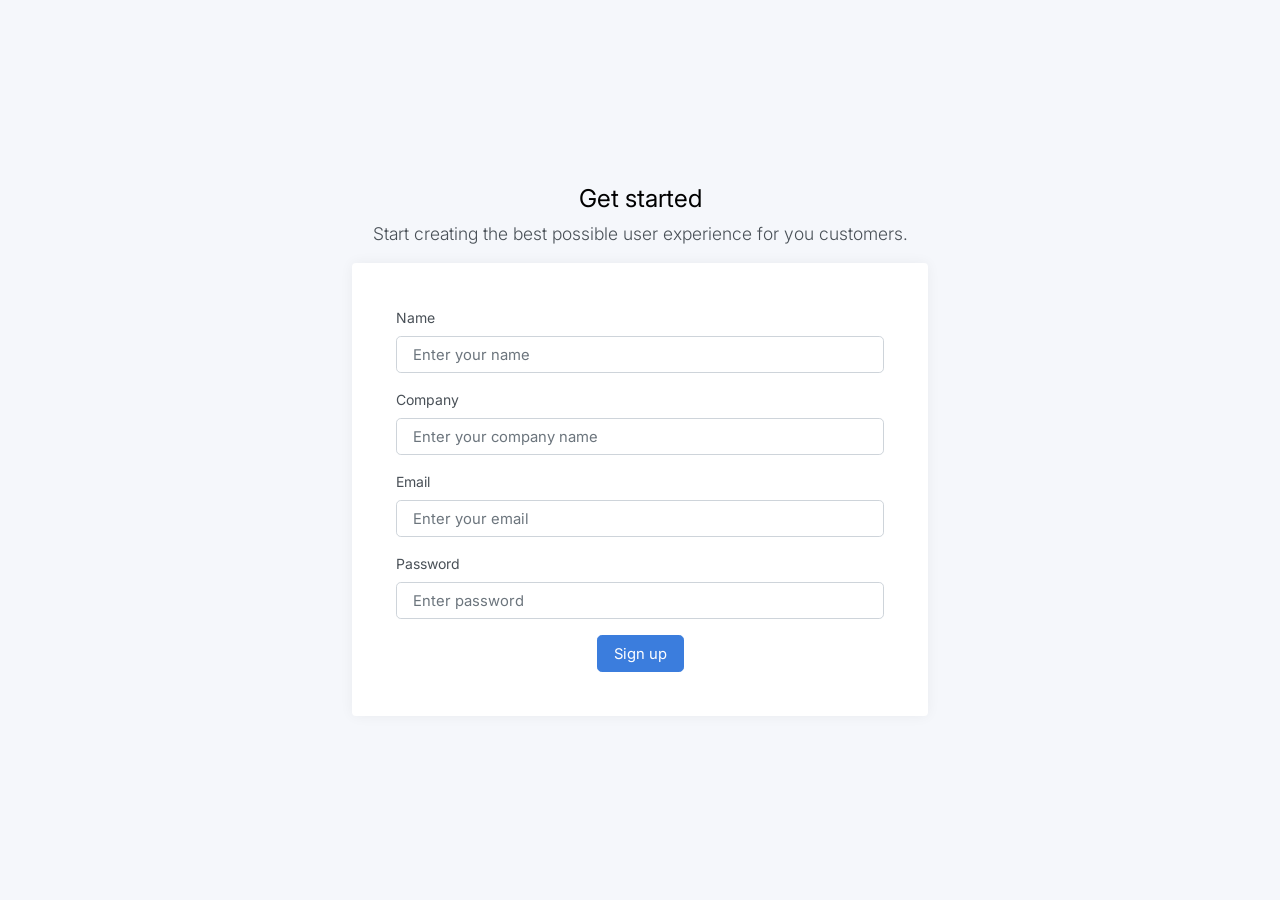
<file: pages-sign-up.html>
<!DOCTYPE html>
<html lang="en">

<head>
	<meta charset="utf-8">
	<meta http-equiv="X-UA-Compatible" content="IE=edge">
	<meta name="viewport" content="width=device-width, initial-scale=1, shrink-to-fit=no">
	<meta name="description" content="Responsive Admin &amp; Dashboard Template based on Bootstrap 5">
	<meta name="author" content="AdminKit">
	<meta name="keywords" content="adminkit, bootstrap, bootstrap 5, admin, dashboard, template, responsive, css, sass, html, theme, front-end, ui kit, web">

	<link rel="preconnect" href="https://fonts.gstatic.com">
	<link rel="shortcut icon" href="img/icons/icon-48x48.png" />

	<link rel="canonical" href="https://demo-basic.adminkit.io/pages-sign-up.html" />

	<title>Sign Up | AdminKit Demo</title>

	<link href="css/app.css" rel="stylesheet">
	<link href="https://fonts.googleapis.com/css2?family=Inter:wght@300;400;600&display=swap" rel="stylesheet">
</head>

<body>
	<main class="d-flex w-100">
		<div class="container d-flex flex-column">
			<div class="row vh-100">
				<div class="col-sm-10 col-md-8 col-lg-6 mx-auto d-table h-100">
					<div class="d-table-cell align-middle">

						<div class="text-center mt-4">
							<h1 class="h2">Get started</h1>
							<p class="lead">
								Start creating the best possible user experience for you customers.
							</p>
						</div>

						<div class="card">
							<div class="card-body">
								<div class="m-sm-4">
									<form>
										<div class="mb-3">
											<label class="form-label">Name</label>
											<input class="form-control form-control-lg" type="text" name="name" placeholder="Enter your name" />
										</div>
										<div class="mb-3">
											<label class="form-label">Company</label>
											<input class="form-control form-control-lg" type="text" name="company" placeholder="Enter your company name" />
										</div>
										<div class="mb-3">
											<label class="form-label">Email</label>
											<input class="form-control form-control-lg" type="email" name="email" placeholder="Enter your email" />
										</div>
										<div class="mb-3">
											<label class="form-label">Password</label>
											<input class="form-control form-control-lg" type="password" name="password" placeholder="Enter password" />
										</div>
										<div class="text-center mt-3">
											<a href="index.html" class="btn btn-lg btn-primary">Sign up</a>
											<!-- <button type="submit" class="btn btn-lg btn-primary">Sign up</button> -->
										</div>
									</form>
								</div>
							</div>
						</div>

					</div>
				</div>
			</div>
		</div>
	</main>

	<script src="js/app.js"></script>

</body>

</html>
</file>
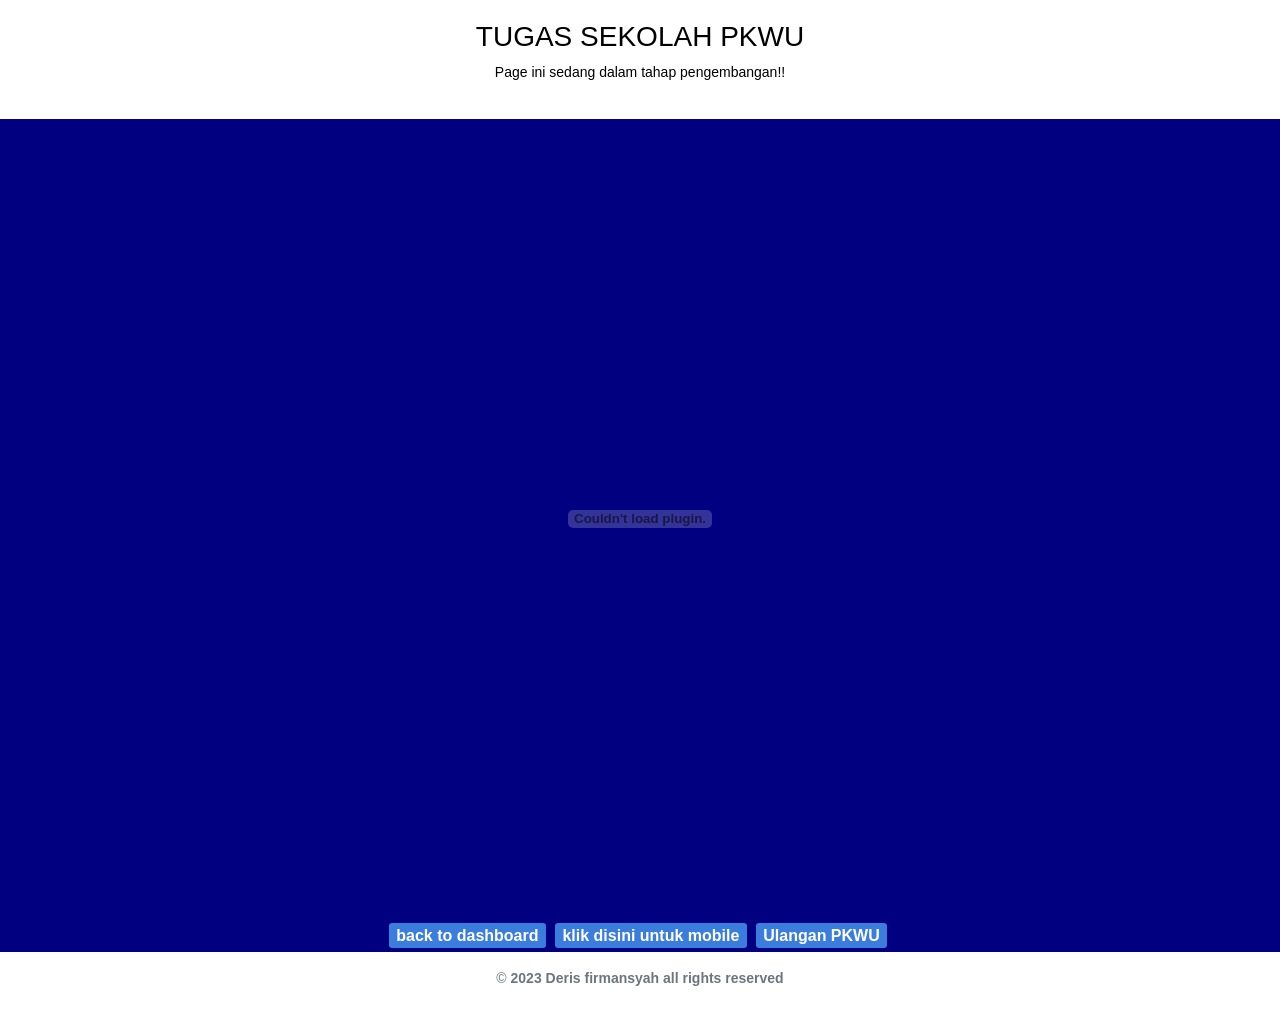
<file: tugas.html>
<!DOCTYPE html>
<html lang="en">
<head>
    <meta charset="UTF-8">
    <meta http-equiv="X-UA-Compatible" content="IE=edge">
    <meta name="viewport" content="width=device-width, initial-scale=1.0">
    <link rel="shortcut icon" href="img/icons/icon-48x48.png" />
    <link rel="stylesheet" href="css/app.css">
    <title>Website Deris | Tugas</title>
    <style>

    @import url('https://fonts.googleapis.com/css2?family=Poppins:wght@400;700;800;900&display=swap');

        .container {
            display: flex;
            padding: 100px;
        }

        .top {
            text-align: center;
            font-family: 'Poppins', sans-serif,;
            color: black;
            background-color: white;
            padding: 20px;
        }

        body {
            background-color: navy;
        }

        .dasbor {
            text-align: center;
            justify-content: center;
            font-size: 20px;
        }
    </style>
</head>
<body>
    
    <div class="top">
    <h1>TUGAS SEKOLAH PKWU </h1>
    <p>Page ini sedang dalam tahap pengembangan!!</p>
    </div>
    
    <div class="container">
        <embed type="application/pdf" src="pdf/tugas_pkwu.pdf" width="100%" height="600px"></embed>
    </div>

    <div class="dasbor">
        <a href="index.html" class="badge bg-primary me-1 my-1">back to dashboard</a>
        <a href="pdf/tugas_pkwu.pdf" class="badge bg-primary me-1 my-1">klik disini untuk mobile</a>
        <a href="pdf/ULANGAN PKWU.pdf" class="badge bg-primary me-1 my-1">Ulangan PKWU</a>
    </div>
    
    <footer class="footer">
				<div class="container-fluid">
					<div class="row text-muted">
						<center>
							<p class="mb-0">
								&copy; <strong> 2023 Deris firmansyah all rights reserved </strong>
							<p></p>
						</center>
					</div>
				</div>
	</footer>

</body>
</html>
</file>
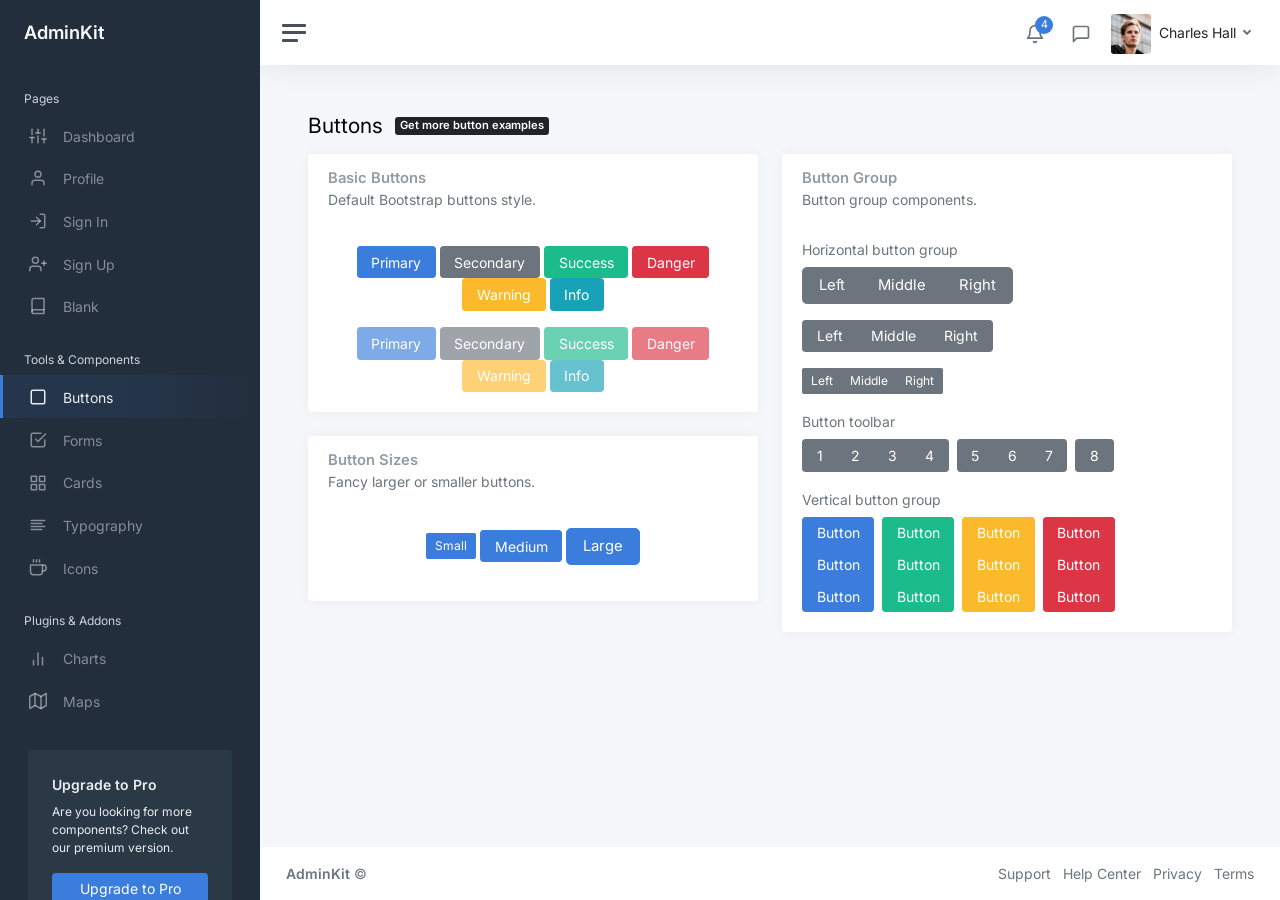
<file: ui-buttons.html>
<!DOCTYPE html>
<html lang="en">

<head>
	<meta charset="utf-8">
	<meta http-equiv="X-UA-Compatible" content="IE=edge">
	<meta name="viewport" content="width=device-width, initial-scale=1, shrink-to-fit=no">
	<meta name="description" content="Responsive Admin &amp; Dashboard Template based on Bootstrap 5">
	<meta name="author" content="AdminKit">
	<meta name="keywords" content="adminkit, bootstrap, bootstrap 5, admin, dashboard, template, responsive, css, sass, html, theme, front-end, ui kit, web">

	<link rel="preconnect" href="https://fonts.gstatic.com">
	<link rel="shortcut icon" href="img/icons/icon-48x48.png" />

	<link rel="canonical" href="https://demo-basic.adminkit.io/ui-buttons.html" />

	<title>Buttons | AdminKit Demo</title>

	<link href="css/app.css" rel="stylesheet">
	<link href="https://fonts.googleapis.com/css2?family=Inter:wght@300;400;600&display=swap" rel="stylesheet">
</head>

<body>
	<div class="wrapper">
		<nav id="sidebar" class="sidebar js-sidebar">
			<div class="sidebar-content js-simplebar">
				<a class="sidebar-brand" href="index.html">
          <span class="align-middle">AdminKit</span>
        </a>

				<ul class="sidebar-nav">
					<li class="sidebar-header">
						Pages
					</li>

					<li class="sidebar-item">
						<a class="sidebar-link" href="index.html">
              <i class="align-middle" data-feather="sliders"></i> <span class="align-middle">Dashboard</span>
            </a>
					</li>

					<li class="sidebar-item">
						<a class="sidebar-link" href="pages-profile.html">
              <i class="align-middle" data-feather="user"></i> <span class="align-middle">Profile</span>
            </a>
					</li>

					<li class="sidebar-item">
						<a class="sidebar-link" href="pages-sign-in.html">
              <i class="align-middle" data-feather="log-in"></i> <span class="align-middle">Sign In</span>
            </a>
					</li>

					<li class="sidebar-item">
						<a class="sidebar-link" href="pages-sign-up.html">
              <i class="align-middle" data-feather="user-plus"></i> <span class="align-middle">Sign Up</span>
            </a>
					</li>

					<li class="sidebar-item">
						<a class="sidebar-link" href="pages-blank.html">
              <i class="align-middle" data-feather="book"></i> <span class="align-middle">Blank</span>
            </a>
					</li>

					<li class="sidebar-header">
						Tools & Components
					</li>

					<li class="sidebar-item active">
						<a class="sidebar-link" href="ui-buttons.html">
              <i class="align-middle" data-feather="square"></i> <span class="align-middle">Buttons</span>
            </a>
					</li>

					<li class="sidebar-item">
						<a class="sidebar-link" href="ui-forms.html">
              <i class="align-middle" data-feather="check-square"></i> <span class="align-middle">Forms</span>
            </a>
					</li>

					<li class="sidebar-item">
						<a class="sidebar-link" href="ui-cards.html">
              <i class="align-middle" data-feather="grid"></i> <span class="align-middle">Cards</span>
            </a>
					</li>

					<li class="sidebar-item">
						<a class="sidebar-link" href="ui-typography.html">
              <i class="align-middle" data-feather="align-left"></i> <span class="align-middle">Typography</span>
            </a>
					</li>

					<li class="sidebar-item">
						<a class="sidebar-link" href="icons-feather.html">
              <i class="align-middle" data-feather="coffee"></i> <span class="align-middle">Icons</span>
            </a>
					</li>

					<li class="sidebar-header">
						Plugins & Addons
					</li>

					<li class="sidebar-item">
						<a class="sidebar-link" href="charts-chartjs.html">
              <i class="align-middle" data-feather="bar-chart-2"></i> <span class="align-middle">Charts</span>
            </a>
					</li>

					<li class="sidebar-item">
						<a class="sidebar-link" href="maps-google.html">
              <i class="align-middle" data-feather="map"></i> <span class="align-middle">Maps</span>
            </a>
					</li>
				</ul>

				<div class="sidebar-cta">
					<div class="sidebar-cta-content">
						<strong class="d-inline-block mb-2">Upgrade to Pro</strong>
						<div class="mb-3 text-sm">
							Are you looking for more components? Check out our premium version.
						</div>
						<div class="d-grid">
							<a href="upgrade-to-pro.html" class="btn btn-primary">Upgrade to Pro</a>
						</div>
					</div>
				</div>
			</div>
		</nav>

		<div class="main">
			<nav class="navbar navbar-expand navbar-light navbar-bg">
				<a class="sidebar-toggle js-sidebar-toggle">
          <i class="hamburger align-self-center"></i>
        </a>

				<div class="navbar-collapse collapse">
					<ul class="navbar-nav navbar-align">
						<li class="nav-item dropdown">
							<a class="nav-icon dropdown-toggle" href="#" id="alertsDropdown" data-bs-toggle="dropdown">
								<div class="position-relative">
									<i class="align-middle" data-feather="bell"></i>
									<span class="indicator">4</span>
								</div>
							</a>
							<div class="dropdown-menu dropdown-menu-lg dropdown-menu-end py-0" aria-labelledby="alertsDropdown">
								<div class="dropdown-menu-header">
									4 New Notifications
								</div>
								<div class="list-group">
									<a href="#" class="list-group-item">
										<div class="row g-0 align-items-center">
											<div class="col-2">
												<i class="text-danger" data-feather="alert-circle"></i>
											</div>
											<div class="col-10">
												<div class="text-dark">Update completed</div>
												<div class="text-muted small mt-1">Restart server 12 to complete the update.</div>
												<div class="text-muted small mt-1">30m ago</div>
											</div>
										</div>
									</a>
									<a href="#" class="list-group-item">
										<div class="row g-0 align-items-center">
											<div class="col-2">
												<i class="text-warning" data-feather="bell"></i>
											</div>
											<div class="col-10">
												<div class="text-dark">Lorem ipsum</div>
												<div class="text-muted small mt-1">Aliquam ex eros, imperdiet vulputate hendrerit et.</div>
												<div class="text-muted small mt-1">2h ago</div>
											</div>
										</div>
									</a>
									<a href="#" class="list-group-item">
										<div class="row g-0 align-items-center">
											<div class="col-2">
												<i class="text-primary" data-feather="home"></i>
											</div>
											<div class="col-10">
												<div class="text-dark">Login from 192.186.1.8</div>
												<div class="text-muted small mt-1">5h ago</div>
											</div>
										</div>
									</a>
									<a href="#" class="list-group-item">
										<div class="row g-0 align-items-center">
											<div class="col-2">
												<i class="text-success" data-feather="user-plus"></i>
											</div>
											<div class="col-10">
												<div class="text-dark">New connection</div>
												<div class="text-muted small mt-1">Christina accepted your request.</div>
												<div class="text-muted small mt-1">14h ago</div>
											</div>
										</div>
									</a>
								</div>
								<div class="dropdown-menu-footer">
									<a href="#" class="text-muted">Show all notifications</a>
								</div>
							</div>
						</li>
						<li class="nav-item dropdown">
							<a class="nav-icon dropdown-toggle" href="#" id="messagesDropdown" data-bs-toggle="dropdown">
								<div class="position-relative">
									<i class="align-middle" data-feather="message-square"></i>
								</div>
							</a>
							<div class="dropdown-menu dropdown-menu-lg dropdown-menu-end py-0" aria-labelledby="messagesDropdown">
								<div class="dropdown-menu-header">
									<div class="position-relative">
										4 New Messages
									</div>
								</div>
								<div class="list-group">
									<a href="#" class="list-group-item">
										<div class="row g-0 align-items-center">
											<div class="col-2">
												<img src="img/avatars/avatar-5.jpg" class="avatar img-fluid rounded-circle" alt="Vanessa Tucker">
											</div>
											<div class="col-10 ps-2">
												<div class="text-dark">Vanessa Tucker</div>
												<div class="text-muted small mt-1">Nam pretium turpis et arcu. Duis arcu tortor.</div>
												<div class="text-muted small mt-1">15m ago</div>
											</div>
										</div>
									</a>
									<a href="#" class="list-group-item">
										<div class="row g-0 align-items-center">
											<div class="col-2">
												<img src="img/avatars/avatar-2.jpg" class="avatar img-fluid rounded-circle" alt="William Harris">
											</div>
											<div class="col-10 ps-2">
												<div class="text-dark">William Harris</div>
												<div class="text-muted small mt-1">Curabitur ligula sapien euismod vitae.</div>
												<div class="text-muted small mt-1">2h ago</div>
											</div>
										</div>
									</a>
									<a href="#" class="list-group-item">
										<div class="row g-0 align-items-center">
											<div class="col-2">
												<img src="img/avatars/avatar-4.jpg" class="avatar img-fluid rounded-circle" alt="Christina Mason">
											</div>
											<div class="col-10 ps-2">
												<div class="text-dark">Christina Mason</div>
												<div class="text-muted small mt-1">Pellentesque auctor neque nec urna.</div>
												<div class="text-muted small mt-1">4h ago</div>
											</div>
										</div>
									</a>
									<a href="#" class="list-group-item">
										<div class="row g-0 align-items-center">
											<div class="col-2">
												<img src="img/avatars/avatar-3.jpg" class="avatar img-fluid rounded-circle" alt="Sharon Lessman">
											</div>
											<div class="col-10 ps-2">
												<div class="text-dark">Sharon Lessman</div>
												<div class="text-muted small mt-1">Aenean tellus metus, bibendum sed, posuere ac, mattis non.</div>
												<div class="text-muted small mt-1">5h ago</div>
											</div>
										</div>
									</a>
								</div>
								<div class="dropdown-menu-footer">
									<a href="#" class="text-muted">Show all messages</a>
								</div>
							</div>
						</li>
						<li class="nav-item dropdown">
							<a class="nav-icon dropdown-toggle d-inline-block d-sm-none" href="#" data-bs-toggle="dropdown">
                <i class="align-middle" data-feather="settings"></i>
              </a>

							<a class="nav-link dropdown-toggle d-none d-sm-inline-block" href="#" data-bs-toggle="dropdown">
                <img src="img/avatars/avatar.jpg" class="avatar img-fluid rounded me-1" alt="Charles Hall" /> <span class="text-dark">Charles Hall</span>
              </a>
							<div class="dropdown-menu dropdown-menu-end">
								<a class="dropdown-item" href="pages-profile.html"><i class="align-middle me-1" data-feather="user"></i> Profile</a>
								<a class="dropdown-item" href="#"><i class="align-middle me-1" data-feather="pie-chart"></i> Analytics</a>
								<div class="dropdown-divider"></div>
								<a class="dropdown-item" href="index.html"><i class="align-middle me-1" data-feather="settings"></i> Settings & Privacy</a>
								<a class="dropdown-item" href="#"><i class="align-middle me-1" data-feather="help-circle"></i> Help Center</a>
								<div class="dropdown-divider"></div>
								<a class="dropdown-item" href="#">Log out</a>
							</div>
						</li>
					</ul>
				</div>
			</nav>

			<main class="content">
				<div class="container-fluid p-0">

					<div class="mb-3">
						<h1 class="h3 d-inline align-middle">Buttons</h1>
						<a class="badge bg-dark text-white ms-2" href="upgrade-to-pro.html">
      Get more button examples
  </a>
					</div>
					<div class="row">
						<div class="col-12 col-lg-6">
							<div class="card">
								<div class="card-header">
									<h5 class="card-title">Basic Buttons</h5>
									<h6 class="card-subtitle text-muted">Default Bootstrap buttons style.</h6>
								</div>
								<div class="card-body text-center">
									<div class="mb-3">
										<button class="btn btn-primary">Primary</button>
										<button class="btn btn-secondary">Secondary</button>
										<button class="btn btn-success">Success</button>
										<button class="btn btn-danger">Danger</button>
										<button class="btn btn-warning">Warning</button>
										<button class="btn btn-info">Info</button>
									</div>
									<div>
										<button class="btn btn-primary" disabled>Primary</button>
										<button class="btn btn-secondary" disabled>Secondary</button>
										<button class="btn btn-success" disabled>Success</button>
										<button class="btn btn-danger" disabled>Danger</button>
										<button class="btn btn-warning" disabled>Warning</button>
										<button class="btn btn-info" disabled>Info</button>
									</div>
								</div>
							</div>

							<div class="card">
								<div class="card-header">
									<h5 class="card-title">Button Sizes</h5>
									<h6 class="card-subtitle text-muted">Fancy larger or smaller buttons.</h6>
								</div>
								<div class="card-body text-center">
									<div class="mb-3">
										<button class="btn btn-primary btn-sm">Small</button>
										<button class="btn btn-primary">Medium</button>
										<button class="btn btn-primary btn-lg">Large</button>
									</div>
								</div>
							</div>
						</div>

						<div class="col-12 col-lg-6">
							<div class="card">
								<div class="card-header">
									<h5 class="card-title">Button Group</h5>
									<h6 class="card-subtitle text-muted">Button group components.</h6>
								</div>
								<div class="card-body">
									<h6 class="card-subtitle mb-2 text-muted">Horizontal button group</h6>
									<div class="btn-group btn-group-lg mb-3" role="group" aria-label="Large button group">
										<button type="button" class="btn btn-secondary">Left</button>
										<button type="button" class="btn btn-secondary">Middle</button>
										<button type="button" class="btn btn-secondary">Right</button>
									</div>
									<br>
									<div class="btn-group mb-3" role="group" aria-label="Default button group">
										<button type="button" class="btn btn-secondary">Left</button>
										<button type="button" class="btn btn-secondary">Middle</button>
										<button type="button" class="btn btn-secondary">Right</button>
									</div>
									<br>
									<div class="btn-group btn-group-sm mb-4" role="group" aria-label="Small button group">
										<button type="button" class="btn btn-secondary">Left</button>
										<button type="button" class="btn btn-secondary">Middle</button>
										<button type="button" class="btn btn-secondary">Right</button>
									</div>

									<h6 class="card-subtitle mb-2 text-muted">Button toolbar</h6>
									<div class="btn-toolbar mb-4" role="toolbar" aria-label="Toolbar with button groups">
										<div class="btn-group me-2" role="group" aria-label="First group">
											<button type="button" class="btn btn-secondary">1</button>
											<button type="button" class="btn btn-secondary">2</button>
											<button type="button" class="btn btn-secondary">3</button>
											<button type="button" class="btn btn-secondary">4</button>
										</div>
										<div class="btn-group me-2" role="group" aria-label="Second group">
											<button type="button" class="btn btn-secondary">5</button>
											<button type="button" class="btn btn-secondary">6</button>
											<button type="button" class="btn btn-secondary">7</button>
										</div>
										<div class="btn-group" role="group" aria-label="Third group">
											<button type="button" class="btn btn-secondary">8</button>
										</div>
									</div>

									<h6 class="card-subtitle mb-2 text-muted">Vertical button group</h6>
									<div class="btn-toolbar">
										<div class="btn-group-vertical me-2" role="group" aria-label="Vertical button group">
											<button type="button" class="btn btn-primary">Button</button>
											<button type="button" class="btn btn-primary">Button</button>
											<button type="button" class="btn btn-primary">Button</button>
										</div>
										<div class="btn-group-vertical me-2" role="group" aria-label="Vertical button group">
											<button type="button" class="btn btn-success">Button</button>
											<button type="button" class="btn btn-success">Button</button>
											<button type="button" class="btn btn-success">Button</button>
										</div>
										<div class="btn-group-vertical me-2" role="group" aria-label="Vertical button group">
											<button type="button" class="btn btn-warning">Button</button>
											<button type="button" class="btn btn-warning">Button</button>
											<button type="button" class="btn btn-warning">Button</button>
										</div>
										<div class="btn-group-vertical me-2" role="group" aria-label="Vertical button group">
											<button type="button" class="btn btn-danger">Button</button>
											<button type="button" class="btn btn-danger">Button</button>
											<button type="button" class="btn btn-danger">Button</button>
										</div>
									</div>
								</div>
							</div>
						</div>
					</div>

				</div>
			</main>

			<footer class="footer">
				<div class="container-fluid">
					<div class="row text-muted">
						<div class="col-6 text-start">
							<p class="mb-0">
								<a class="text-muted" href="https://adminkit.io/" target="_blank"><strong>AdminKit</strong></a> &copy;
							</p>
						</div>
						<div class="col-6 text-end">
							<ul class="list-inline">
								<li class="list-inline-item">
									<a class="text-muted" href="https://adminkit.io/" target="_blank">Support</a>
								</li>
								<li class="list-inline-item">
									<a class="text-muted" href="https://adminkit.io/" target="_blank">Help Center</a>
								</li>
								<li class="list-inline-item">
									<a class="text-muted" href="https://adminkit.io/" target="_blank">Privacy</a>
								</li>
								<li class="list-inline-item">
									<a class="text-muted" href="https://adminkit.io/" target="_blank">Terms</a>
								</li>
							</ul>
						</div>
					</div>
				</div>
			</footer>
		</div>
	</div>

	<script src="js/app.js"></script>

</body>

</html>
</file>
